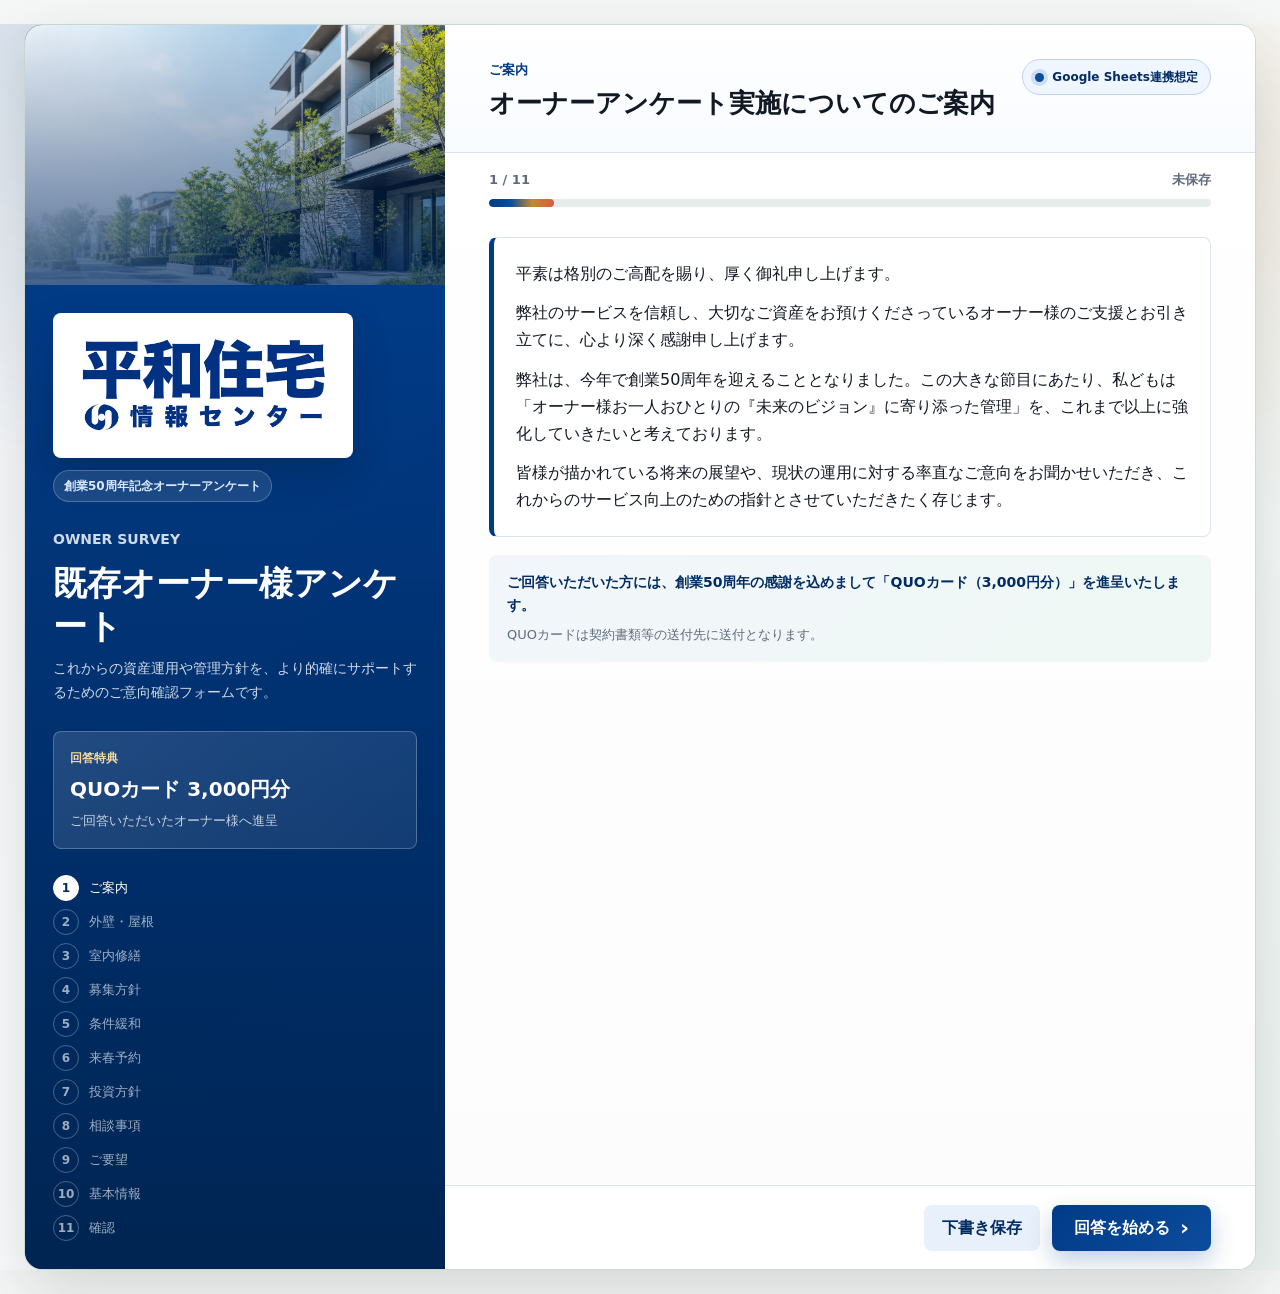
<file: existing-owner-form-mock/index.html>
<!doctype html>
<html lang="ja">
  <head>
    <meta charset="utf-8" />
    <meta name="viewport" content="width=device-width, initial-scale=1" />
    <title>創業50周年記念 既存オーナーアンケート</title>
    <link rel="stylesheet" href="./styles.css?v=20260630-1" />
  </head>
  <body>
    <div class="app-shell">
      <aside class="brand-panel" aria-label="平和住宅情報センター 既存オーナーアンケート">
        <div class="hero-image" aria-hidden="true"></div>
        <div class="brand-content">
          <div class="brand-row">
            <div class="brand-logo-card">
              <img src="./assets/heiwajuutaku-logo.jpg" alt="平和住宅情報センター" />
            </div>
            <p class="brand-sub">創業50周年記念オーナーアンケート</p>
          </div>

          <div class="title-block">
            <p class="eyebrow">OWNER SURVEY</p>
            <h1>既存オーナー様アンケート</h1>
            <p>
              これからの資産運用や管理方針を、より的確にサポートするためのご意向確認フォームです。
            </p>
          </div>

          <div class="reward-panel">
            <span class="reward-label">回答特典</span>
            <strong>QUOカード 3,000円分</strong>
            <span>ご回答いただいたオーナー様へ進呈</span>
          </div>

          <nav class="step-nav" aria-label="入力ステップ">
            <ol id="stepNav"></ol>
          </nav>
        </div>
      </aside>

      <main class="form-panel">
        <div class="topbar">
          <div>
            <p class="topbar-kicker" id="stepKicker">ご案内</p>
            <h2 id="stepTitle">オーナーアンケート実施についてのご案内</h2>
          </div>
          <div class="sync-pill" title="本番実装時はGoogleスプレッドシートに回答を蓄積します">
            <span aria-hidden="true"></span>
            Google Sheets連携想定
          </div>
        </div>

        <div class="progress-wrap" aria-label="回答進捗">
          <div class="progress-meta">
            <span id="progressText">1 / 12</span>
            <span id="saveState">未保存</span>
          </div>
          <div class="progress-track">
            <div id="progressBar" class="progress-bar"></div>
          </div>
        </div>

        <form id="surveyForm" novalidate>
          <section id="stepContent" class="step-content" aria-live="polite"></section>

          <div class="form-actions">
            <button class="icon-btn" id="backBtn" type="button" aria-label="戻る" title="戻る">
              <span aria-hidden="true">‹</span>
              <span>戻る</span>
            </button>
            <button class="secondary-btn" id="saveBtn" type="button">下書き保存</button>
            <button class="primary-btn" id="nextBtn" type="button">
              <span id="nextLabel">次へ</span>
              <span aria-hidden="true">›</span>
            </button>
          </div>
        </form>
      </main>
    </div>

    <div class="toast" id="toast" role="status" aria-live="polite"></div>

    <script src="./script.js?v=20260628-1"></script>
  </body>
</html>
</file>
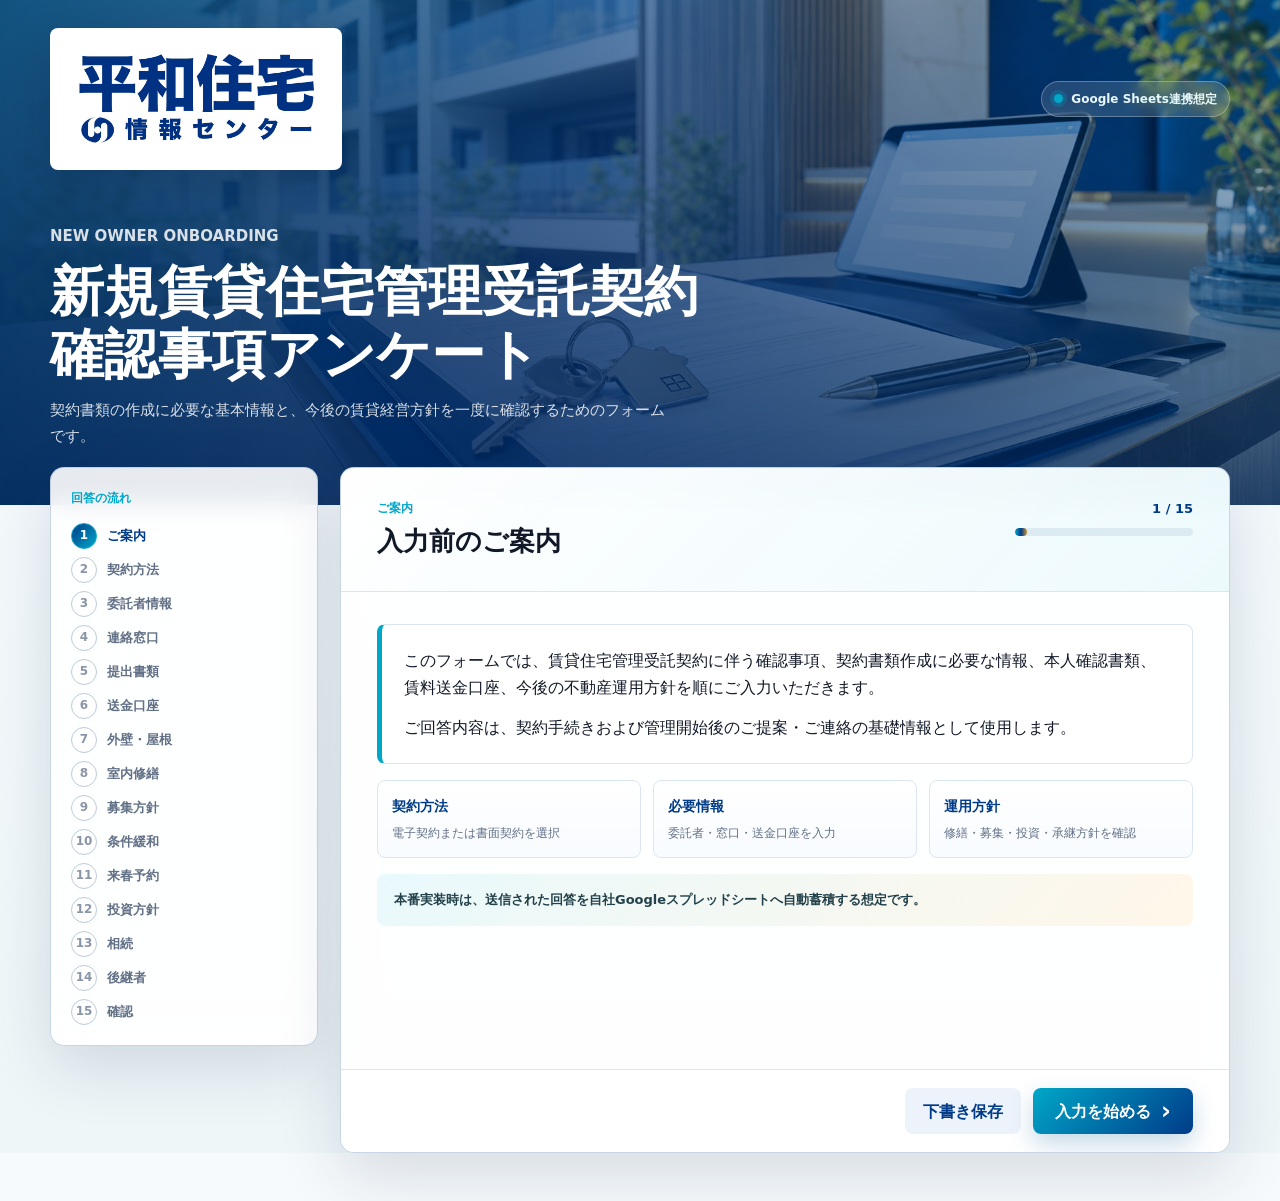
<file: new-owner-form-mock/index.html>
<!doctype html>
<html lang="ja">
  <head>
    <meta charset="utf-8" />
    <meta name="viewport" content="width=device-width, initial-scale=1" />
    <title>新規賃貸住宅管理受託契約 確認事項アンケート</title>
    <link rel="stylesheet" href="./styles.css?v=20260630-1" />
  </head>
  <body>
    <main class="app">
      <header class="hero">
        <div class="hero-media" aria-hidden="true"></div>
        <div class="hero-overlay"></div>
        <div class="hero-inner">
          <div class="brand-strip">
            <div class="logo-card">
              <img src="./assets/heiwajuutaku-logo.jpg" alt="平和住宅情報センター" />
            </div>
            <div class="sheet-badge" title="本番実装時はGoogleスプレッドシートに回答を蓄積します">
              <span aria-hidden="true"></span>
              Google Sheets連携想定
            </div>
          </div>

          <div class="hero-copy">
            <p class="eyebrow">NEW OWNER ONBOARDING</p>
            <h1>新規賃貸住宅管理受託契約<br />確認事項アンケート</h1>
            <p>
              契約書類の作成に必要な基本情報と、今後の賃貸経営方針を一度に確認するためのフォームです。
            </p>
          </div>
        </div>
      </header>

      <section class="workspace">
        <aside class="rail" aria-label="入力ステップ">
          <div class="rail-card">
            <p class="rail-kicker">回答の流れ</p>
            <ol id="stepNav"></ol>
          </div>
        </aside>

        <section class="form-stage" aria-live="polite">
          <div class="stage-head">
            <div>
              <p id="stepKicker" class="stage-kicker">ご案内</p>
              <h2 id="stepTitle">入力前のご案内</h2>
            </div>
            <div class="progress-box">
              <span id="progressText">1 / 12</span>
              <div class="progress-track">
                <div id="progressBar" class="progress-bar"></div>
              </div>
            </div>
          </div>

          <form id="surveyForm" novalidate>
            <section id="stepContent" class="step-content"></section>

            <div class="form-actions">
              <button class="ghost-btn" id="backBtn" type="button" aria-label="戻る" title="戻る">
                <span aria-hidden="true">‹</span>
                <span>戻る</span>
              </button>
              <button class="secondary-btn" id="saveBtn" type="button">下書き保存</button>
              <button class="primary-btn" id="nextBtn" type="button">
                <span id="nextLabel">次へ</span>
                <span aria-hidden="true">›</span>
              </button>
            </div>
          </form>
        </section>
      </section>
    </main>

    <div class="toast" id="toast" role="status" aria-live="polite"></div>
    <script src="./script.js?v=20260630-1"></script>
  </body>
</html>
</file>
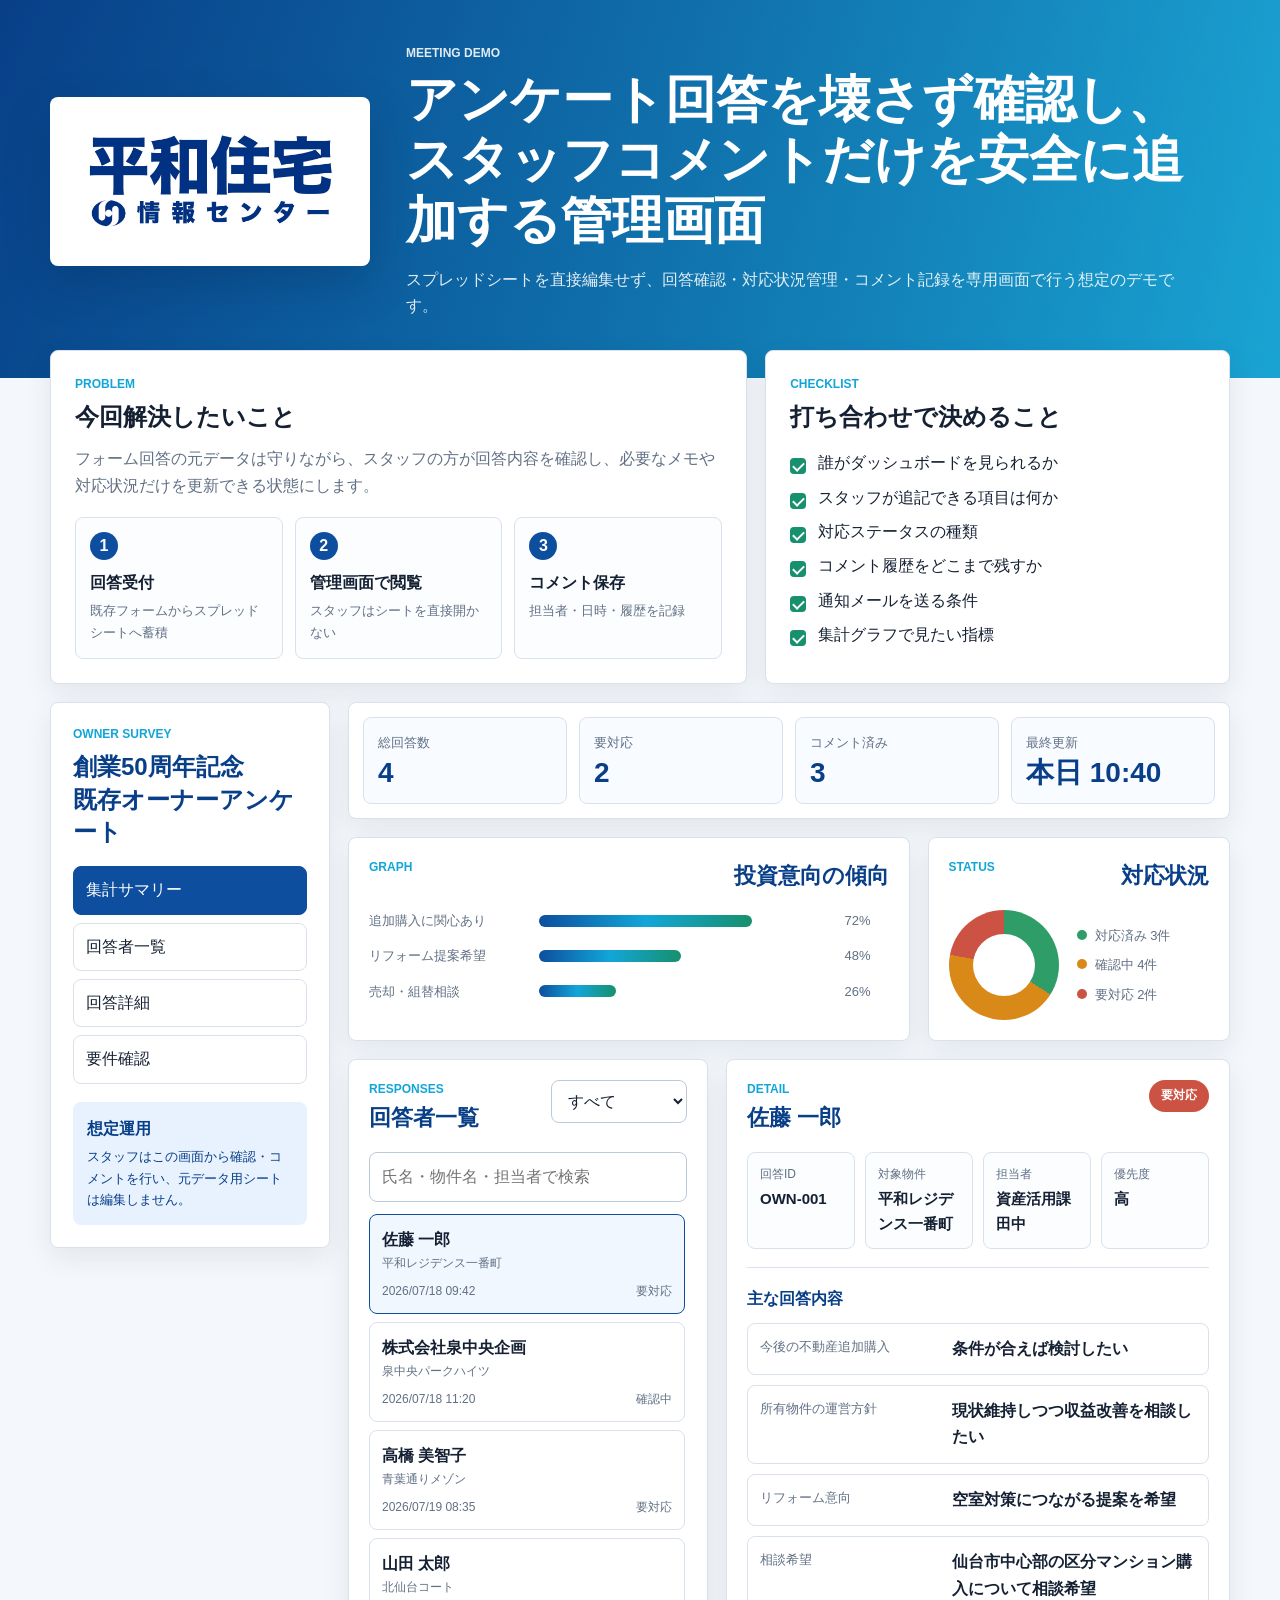
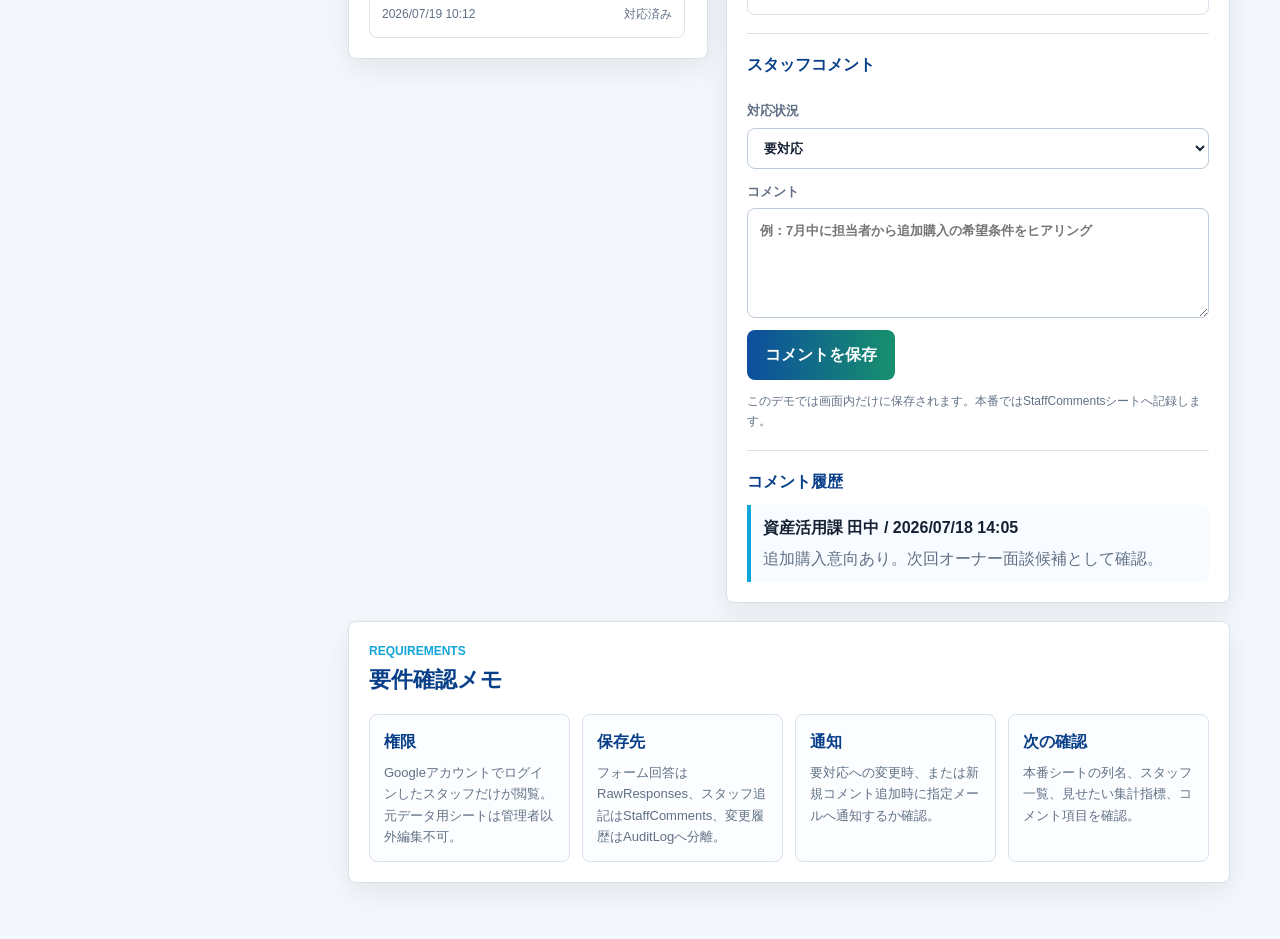
<file: owner-survey-admin-demo/index.html>
<!DOCTYPE html>
<html lang="ja">
<head>
  <meta charset="UTF-8">
  <meta name="viewport" content="width=device-width, initial-scale=1.0">
  <title>平和住宅情報センター様 アンケート管理ダッシュボード デモ</title>
  <link rel="stylesheet" href="styles.css">
</head>
<body>
  <header class="hero">
    <div class="hero-inner">
      <div class="brand-panel">
        <img src="assets/heiwajuutaku-logo.jpg" alt="平和住宅情報センター" class="brand-logo">
      </div>
      <div class="hero-copy">
        <p class="eyebrow">MEETING DEMO</p>
        <h1>アンケート回答を壊さず確認し、スタッフコメントだけを安全に追加する管理画面</h1>
        <p>
          スプレッドシートを直接編集せず、回答確認・対応状況管理・コメント記録を専用画面で行う想定のデモです。
        </p>
      </div>
    </div>
  </header>

  <main>
    <section class="meeting-grid" aria-label="打ち合わせで確認すること">
      <article class="explain-panel">
        <p class="section-kicker">PROBLEM</p>
        <h2>今回解決したいこと</h2>
        <p>
          フォーム回答の元データは守りながら、スタッフの方が回答内容を確認し、必要なメモや対応状況だけを更新できる状態にします。
        </p>
        <div class="flow">
          <div>
            <span>1</span>
            <strong>回答受付</strong>
            <small>既存フォームからスプレッドシートへ蓄積</small>
          </div>
          <div>
            <span>2</span>
            <strong>管理画面で閲覧</strong>
            <small>スタッフはシートを直接開かない</small>
          </div>
          <div>
            <span>3</span>
            <strong>コメント保存</strong>
            <small>担当者・日時・履歴を記録</small>
          </div>
        </div>
      </article>

      <article class="explain-panel">
        <p class="section-kicker">CHECKLIST</p>
        <h2>打ち合わせで決めること</h2>
        <ul class="check-list">
          <li>誰がダッシュボードを見られるか</li>
          <li>スタッフが追記できる項目は何か</li>
          <li>対応ステータスの種類</li>
          <li>コメント履歴をどこまで残すか</li>
          <li>通知メールを送る条件</li>
          <li>集計グラフで見たい指標</li>
        </ul>
      </article>
    </section>

    <section class="dashboard-shell" aria-label="アンケート管理ダッシュボード">
      <aside class="sidebar">
        <p class="section-kicker">OWNER SURVEY</p>
        <h2>創業50周年記念<br>既存オーナーアンケート</h2>
        <nav class="side-nav" aria-label="画面メニュー">
          <a href="#summary" class="active">集計サマリー</a>
          <a href="#responses">回答者一覧</a>
          <a href="#detail">回答詳細</a>
          <a href="#requirements">要件確認</a>
        </nav>
        <div class="notice-box">
          <strong>想定運用</strong>
          <p>スタッフはこの画面から確認・コメントを行い、元データ用シートは編集しません。</p>
        </div>
      </aside>

      <div class="dashboard-main">
        <section id="summary" class="summary-band">
          <div class="metric">
            <span>総回答数</span>
            <strong id="metricTotal">0</strong>
          </div>
          <div class="metric">
            <span>要対応</span>
            <strong id="metricAction">0</strong>
          </div>
          <div class="metric">
            <span>コメント済み</span>
            <strong id="metricCommented">0</strong>
          </div>
          <div class="metric">
            <span>最終更新</span>
            <strong>本日 10:40</strong>
          </div>
        </section>

        <section class="chart-grid" aria-label="集計グラフ">
          <article class="chart-panel">
            <div class="panel-heading">
              <p class="section-kicker">GRAPH</p>
              <h3>投資意向の傾向</h3>
            </div>
            <div class="bar-chart">
              <div><span>追加購入に関心あり</span><b style="width: 72%"></b><em>72%</em></div>
              <div><span>リフォーム提案希望</span><b style="width: 48%"></b><em>48%</em></div>
              <div><span>売却・組替相談</span><b style="width: 26%"></b><em>26%</em></div>
            </div>
          </article>

          <article class="chart-panel">
            <div class="panel-heading">
              <p class="section-kicker">STATUS</p>
              <h3>対応状況</h3>
            </div>
            <div class="status-donut" aria-label="対応状況グラフ">
              <div class="donut"></div>
              <ul>
                <li><span class="dot dot-green"></span>対応済み 3件</li>
                <li><span class="dot dot-amber"></span>確認中 4件</li>
                <li><span class="dot dot-red"></span>要対応 2件</li>
              </ul>
            </div>
          </article>
        </section>

        <section id="responses" class="work-area">
          <div class="list-panel">
            <div class="panel-heading">
              <div>
                <p class="section-kicker">RESPONSES</p>
                <h3>回答者一覧</h3>
              </div>
              <select id="statusFilter" aria-label="対応状況で絞り込み">
                <option value="all">すべて</option>
                <option value="要対応">要対応</option>
                <option value="確認中">確認中</option>
                <option value="対応済み">対応済み</option>
              </select>
            </div>
            <input id="searchInput" class="search" type="search" placeholder="氏名・物件名・担当者で検索">
            <div id="respondentList" class="respondent-list"></div>
          </div>

          <article id="detail" class="detail-panel">
            <div class="panel-heading detail-heading">
              <div>
                <p class="section-kicker">DETAIL</p>
                <h3 id="detailName">回答詳細</h3>
              </div>
              <span id="detailStatus" class="status-chip">確認中</span>
            </div>

            <div class="detail-meta" id="detailMeta"></div>

            <div class="answer-section">
              <h4>主な回答内容</h4>
              <div id="answerList" class="answer-list"></div>
            </div>

            <div class="comment-box">
              <h4>スタッフコメント</h4>
              <label>
                対応状況
                <select id="commentStatus">
                  <option>要対応</option>
                  <option>確認中</option>
                  <option>対応済み</option>
                  <option>保留</option>
                </select>
              </label>
              <label>
                コメント
                <textarea id="commentText" rows="4" placeholder="例：7月中に担当者から追加購入の希望条件をヒアリング"></textarea>
              </label>
              <button id="saveComment" type="button">コメントを保存</button>
              <p class="save-note">このデモでは画面内だけに保存されます。本番ではStaffCommentsシートへ記録します。</p>
            </div>

            <div class="history-section">
              <h4>コメント履歴</h4>
              <div id="historyList" class="history-list"></div>
            </div>
          </article>
        </section>

        <section id="requirements" class="requirements-panel">
          <div class="panel-heading">
            <div>
              <p class="section-kicker">REQUIREMENTS</p>
              <h3>要件確認メモ</h3>
            </div>
          </div>
          <div class="requirements-grid">
            <div>
              <h4>権限</h4>
              <p>Googleアカウントでログインしたスタッフだけが閲覧。元データ用シートは管理者以外編集不可。</p>
            </div>
            <div>
              <h4>保存先</h4>
              <p>フォーム回答はRawResponses、スタッフ追記はStaffComments、変更履歴はAuditLogへ分離。</p>
            </div>
            <div>
              <h4>通知</h4>
              <p>要対応への変更時、または新規コメント追加時に指定メールへ通知するか確認。</p>
            </div>
            <div>
              <h4>次の確認</h4>
              <p>本番シートの列名、スタッフ一覧、見せたい集計指標、コメント項目を確認。</p>
            </div>
          </div>
        </section>
      </div>
    </section>
  </main>

  <script src="script.js"></script>
</body>
</html>
</file>
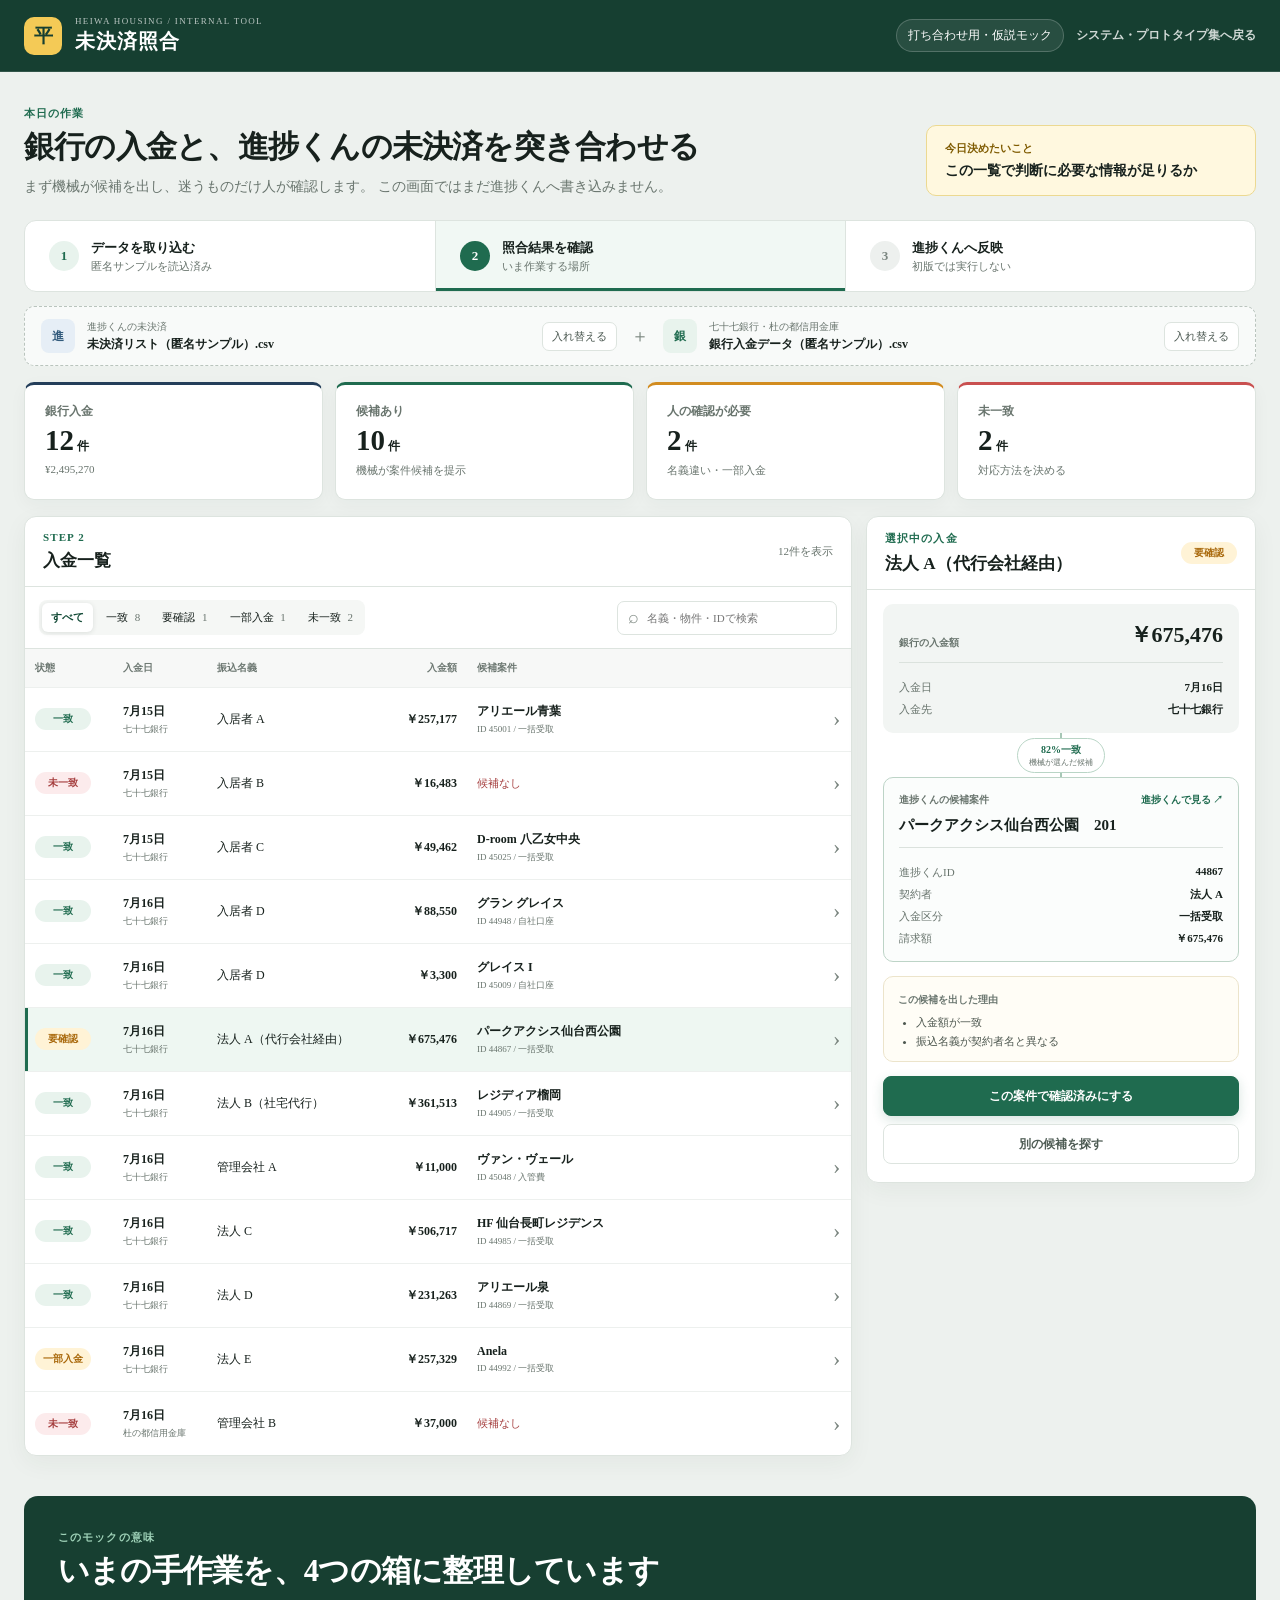
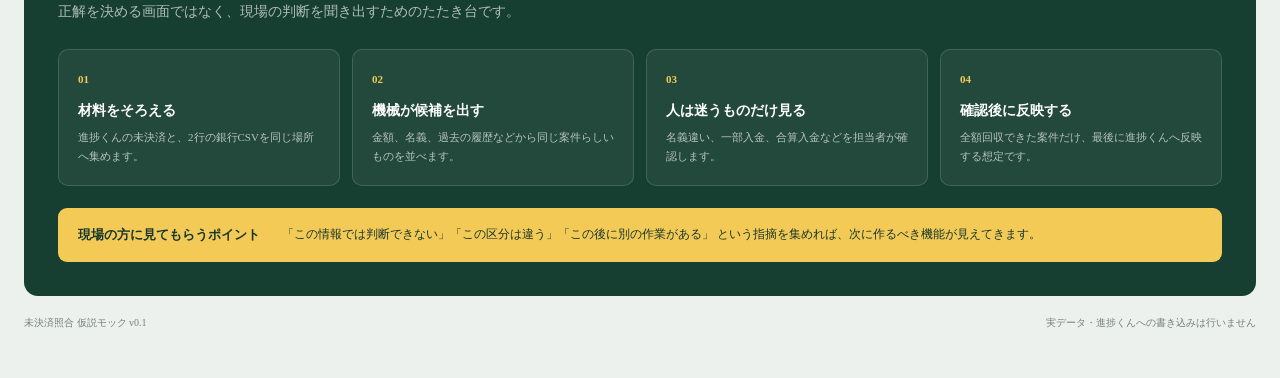
<file: payment-reconciliation-mock/index.html>
<!doctype html>
<html lang="ja">
  <head>
    <meta charset="utf-8" />
    <meta name="viewport" content="width=device-width, initial-scale=1" />
    <meta
      name="description"
      content="銀行入金と進捗くんの未決済データを照合する打ち合わせ用モック"
    />
    <title>未決済照合｜平和住宅情報センター モック</title>
    <link rel="stylesheet" href="./styles.css?v=20260720-1" />
  </head>
  <body>
    <main class="app-shell">
      <div class="toast" id="toast" role="status" hidden>
        <span id="toastMessage"></span>
        <button type="button" id="toastClose" aria-label="通知を閉じる">×</button>
      </div>

      <header class="topbar">
        <div class="brand">
          <span class="brand-mark">平</span>
          <div>
            <p class="eyebrow">HEIWA HOUSING / INTERNAL TOOL</p>
            <h1>未決済照合</h1>
          </div>
        </div>
        <div class="topbar-actions">
          <span class="prototype-badge">打ち合わせ用・仮説モック</span>
          <a class="back-link" href="../">システム・プロトタイプ集へ戻る</a>
        </div>
      </header>

      <section class="intro">
        <div>
          <p class="section-kicker">本日の作業</p>
          <h2>銀行の入金と、進捗くんの未決済を突き合わせる</h2>
          <p>
            まず機械が候補を出し、迷うものだけ人が確認します。
            この画面ではまだ進捗くんへ書き込みません。
          </p>
        </div>
        <div class="today-note">
          <span class="today-note-label">今日決めたいこと</span>
          <strong>この一覧で判断に必要な情報が足りるか</strong>
        </div>
      </section>

      <nav class="stepper" aria-label="照合の流れ">
        <div class="step is-complete">
          <span>1</span>
          <div>
            <strong>データを取り込む</strong>
            <small>匿名サンプルを読込済み</small>
          </div>
        </div>
        <div class="step is-current">
          <span>2</span>
          <div>
            <strong>照合結果を確認</strong>
            <small>いま作業する場所</small>
          </div>
        </div>
        <div class="step">
          <span>3</span>
          <div>
            <strong>進捗くんへ反映</strong>
            <small>初版では実行しない</small>
          </div>
        </div>
      </nav>

      <section class="source-strip" aria-label="取込データ">
        <div class="source-file">
          <span class="source-icon source-icon-blue">進</span>
          <div>
            <small>進捗くんの未決済</small>
            <strong id="shinchokuFile">未決済リスト（匿名サンプル）.csv</strong>
          </div>
          <label>
            入れ替える
            <input id="shinchokuInput" type="file" accept=".csv,.xlsx,.xlsm" />
          </label>
        </div>
        <span class="plus">＋</span>
        <div class="source-file">
          <span class="source-icon source-icon-green">銀</span>
          <div>
            <small>七十七銀行・杜の都信用金庫</small>
            <strong id="bankFile">銀行入金データ（匿名サンプル）.csv</strong>
          </div>
          <label>
            入れ替える
            <input id="bankInput" type="file" accept=".csv" />
          </label>
        </div>
      </section>

      <section class="summary-grid" aria-label="照合結果サマリー">
        <article class="summary-card">
          <span>銀行入金</span>
          <strong>12<small>件</small></strong>
          <p>¥2,495,270</p>
        </article>
        <article class="summary-card summary-green">
          <span>候補あり</span>
          <strong id="candidateCount">10<small>件</small></strong>
          <p>機械が案件候補を提示</p>
        </article>
        <article class="summary-card summary-amber">
          <span>人の確認が必要</span>
          <strong id="reviewCount">2<small>件</small></strong>
          <p>名義違い・一部入金</p>
        </article>
        <article class="summary-card summary-red">
          <span>未一致</span>
          <strong id="unmatchedCount">2<small>件</small></strong>
          <p>対応方法を決める</p>
        </article>
      </section>

      <section class="workspace">
        <div class="list-panel">
          <div class="panel-heading">
            <div>
              <p class="section-kicker">STEP 2</p>
              <h3>入金一覧</h3>
            </div>
            <span id="visibleCount">12件を表示</span>
          </div>

          <div class="filters">
            <div class="filter-tabs" role="group" aria-label="状態で絞り込む">
              <button type="button" class="active" data-filter="すべて">すべて</button>
              <button type="button" data-filter="一致">一致 <span>8</span></button>
              <button type="button" data-filter="要確認">要確認 <span>1</span></button>
              <button type="button" data-filter="一部入金">一部入金 <span>1</span></button>
              <button type="button" data-filter="未一致">未一致 <span>2</span></button>
            </div>
            <label class="search-box">
              <span aria-hidden="true">⌕</span>
              <input id="searchInput" placeholder="名義・物件・IDで検索" />
            </label>
          </div>

          <div class="table-wrap">
            <table>
              <thead>
                <tr>
                  <th>状態</th>
                  <th>入金日</th>
                  <th>振込名義</th>
                  <th>入金額</th>
                  <th>候補案件</th>
                  <th aria-label="詳細"></th>
                </tr>
              </thead>
              <tbody id="paymentRows"></tbody>
            </table>
            <div class="empty-state" id="emptyState" hidden>
              条件に合う入金がありません。
            </div>
          </div>
        </div>

        <aside class="detail-panel" id="detailPanel" aria-label="選択した入金の詳細"></aside>
      </section>

      <section class="guide" id="guide">
        <div class="guide-title">
          <p class="section-kicker">このモックの意味</p>
          <h2>いまの手作業を、4つの箱に整理しています</h2>
          <p>正解を決める画面ではなく、現場の判断を聞き出すためのたたき台です。</p>
        </div>
        <div class="guide-grid">
          <article>
            <span>01</span>
            <h3>材料をそろえる</h3>
            <p>進捗くんの未決済と、2行の銀行CSVを同じ場所へ集めます。</p>
          </article>
          <article>
            <span>02</span>
            <h3>機械が候補を出す</h3>
            <p>金額、名義、過去の履歴などから同じ案件らしいものを並べます。</p>
          </article>
          <article>
            <span>03</span>
            <h3>人は迷うものだけ見る</h3>
            <p>名義違い、一部入金、合算入金などを担当者が確認します。</p>
          </article>
          <article>
            <span>04</span>
            <h3>確認後に反映する</h3>
            <p>全額回収できた案件だけ、最後に進捗くんへ反映する想定です。</p>
          </article>
        </div>
        <div class="question-box">
          <strong>現場の方に見てもらうポイント</strong>
          <p>
            「この情報では判断できない」「この区分は違う」「この後に別の作業がある」
            という指摘を集めれば、次に作るべき機能が見えてきます。
          </p>
        </div>
      </section>

      <footer>
        <span>未決済照合 仮説モック v0.1</span>
        <span>実データ・進捗くんへの書き込みは行いません</span>
      </footer>
    </main>
    <script src="./script.js?v=20260720-1"></script>
  </body>
</html>
</file>
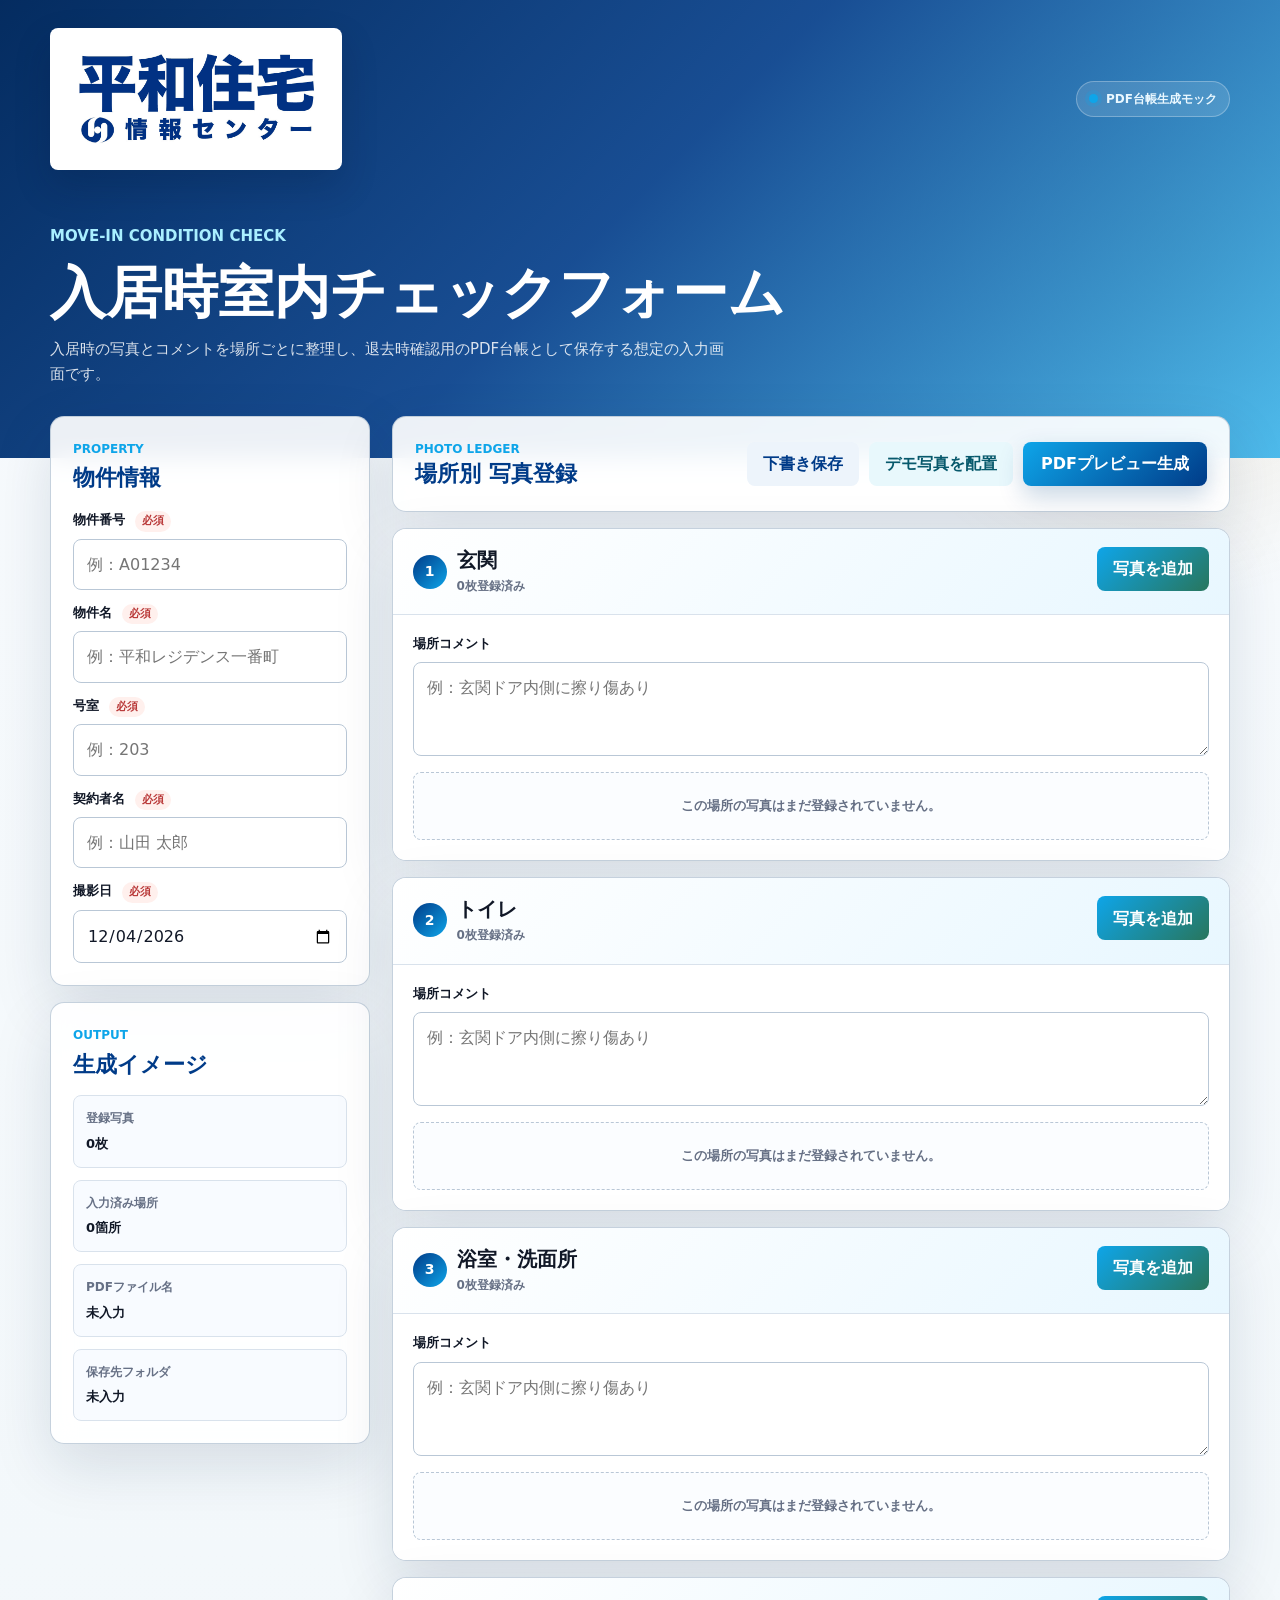
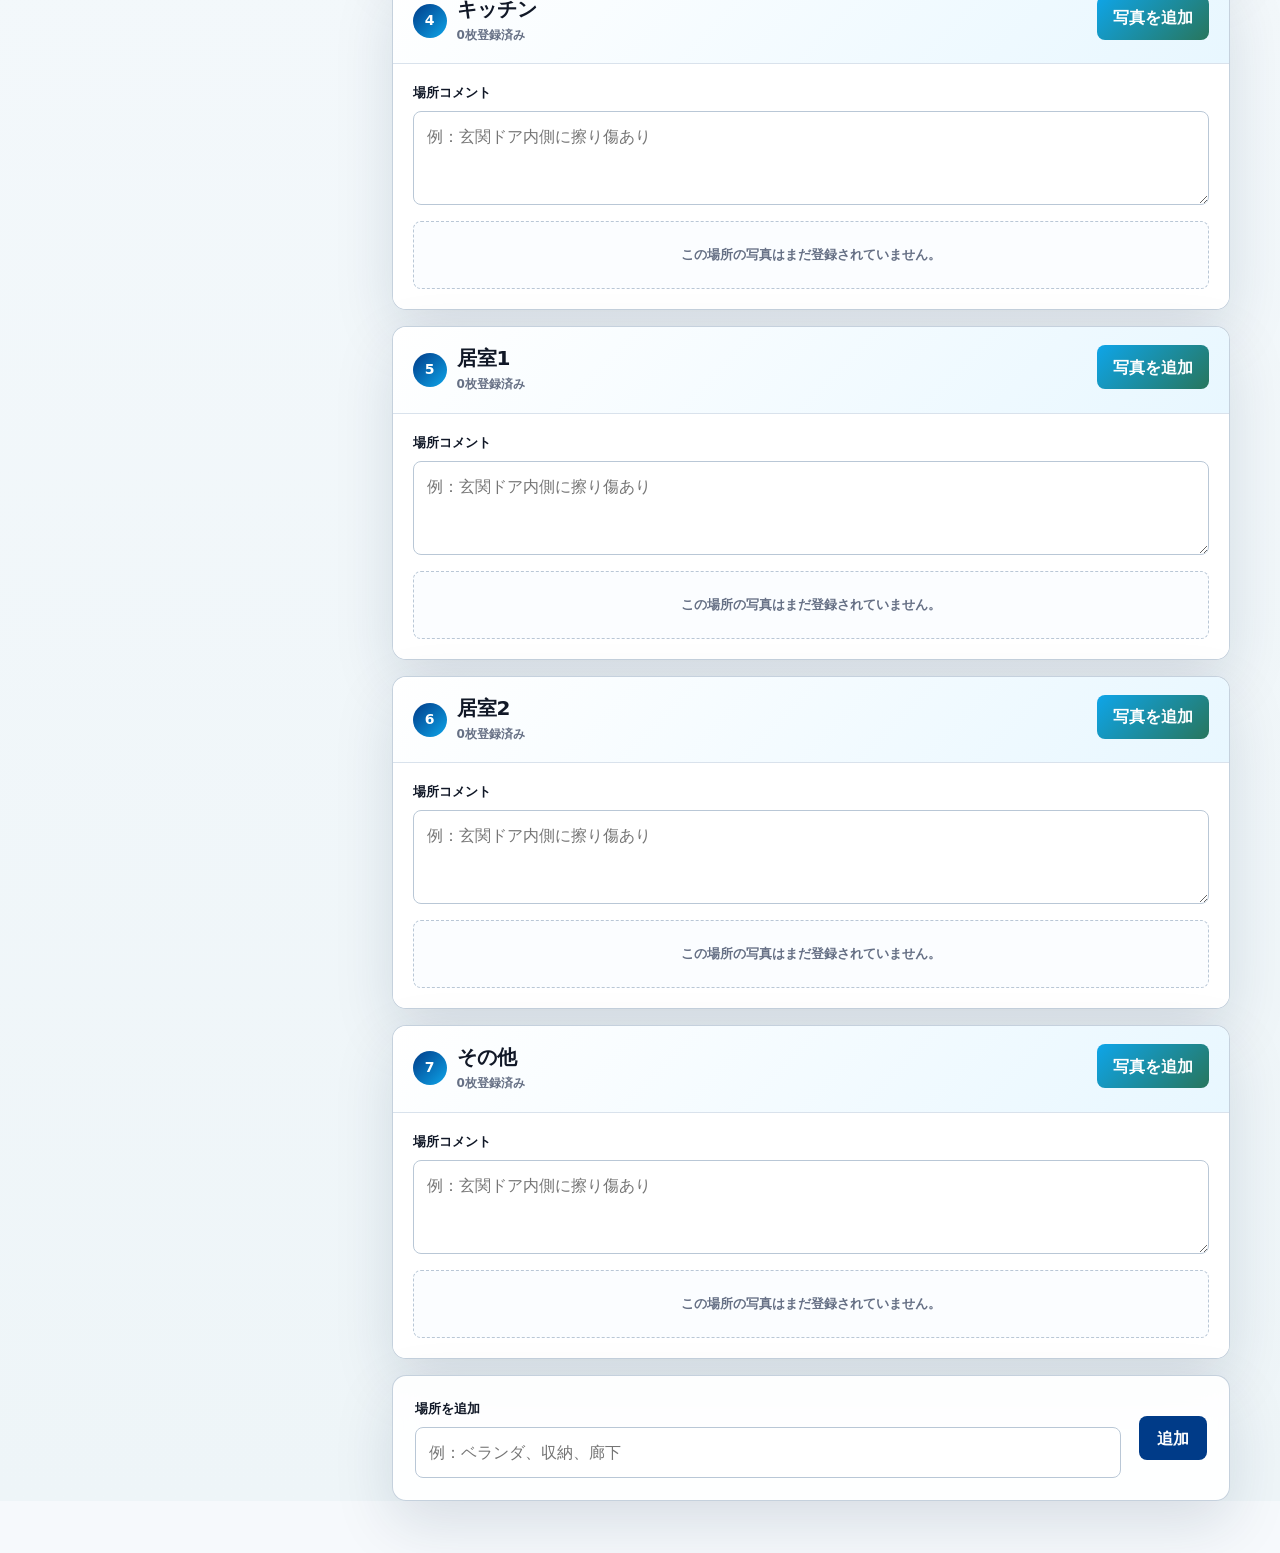
<file: room-check-form-mock/index.html>
<!doctype html>
<html lang="ja">
  <head>
    <meta charset="utf-8" />
    <meta name="viewport" content="width=device-width, initial-scale=1" />
    <title>入居時室内チェックフォーム</title>
    <link rel="stylesheet" href="./styles.css?v=20260701-1" />
  </head>
  <body>
    <main class="app">
      <header class="hero">
        <div class="hero-inner">
          <div class="brand-row">
            <div class="logo-card">
              <img src="./assets/heiwajuutaku-logo.jpg" alt="平和住宅情報センター" />
            </div>
            <div class="status-pill">
              <span aria-hidden="true"></span>
              PDF台帳生成モック
            </div>
          </div>

          <section class="hero-copy">
            <p class="eyebrow">MOVE-IN CONDITION CHECK</p>
            <h1>入居時室内チェックフォーム</h1>
            <p>入居時の写真とコメントを場所ごとに整理し、退去時確認用のPDF台帳として保存する想定の入力画面です。</p>
          </section>
        </div>
      </header>

      <section class="workspace">
        <aside class="side-panel">
          <section class="card property-card">
            <div class="section-head">
              <p class="kicker">PROPERTY</p>
              <h2>物件情報</h2>
            </div>

            <form id="metaForm" class="meta-form" novalidate>
              <label class="input-field">
                <span>物件番号 <b>必須</b></span>
                <input name="propertyNo" type="text" placeholder="例：A01234" />
              </label>
              <label class="input-field">
                <span>物件名 <b>必須</b></span>
                <input name="propertyName" type="text" placeholder="例：平和レジデンス一番町" />
              </label>
              <label class="input-field short">
                <span>号室 <b>必須</b></span>
                <input name="roomNo" type="text" placeholder="例：203" />
              </label>
              <label class="input-field">
                <span>契約者名 <b>必須</b></span>
                <input name="tenantName" type="text" placeholder="例：山田 太郎" />
              </label>
              <label class="input-field short">
                <span>撮影日 <b>必須</b></span>
                <input name="shootDate" type="date" />
              </label>
            </form>
          </section>

          <section class="card summary-card">
            <div class="section-head">
              <p class="kicker">OUTPUT</p>
              <h2>生成イメージ</h2>
            </div>
            <dl class="summary-list">
              <div>
                <dt>登録写真</dt>
                <dd id="totalPhotos">0枚</dd>
              </div>
              <div>
                <dt>入力済み場所</dt>
                <dd id="filledPlaces">0箇所</dd>
              </div>
              <div>
                <dt>PDFファイル名</dt>
                <dd id="pdfName">未入力</dd>
              </div>
              <div>
                <dt>保存先フォルダ</dt>
                <dd id="folderName">未入力</dd>
              </div>
            </dl>
          </section>
        </aside>

        <section class="main-panel">
          <div class="toolbar card">
            <div>
              <p class="kicker">PHOTO LEDGER</p>
              <h2>場所別 写真登録</h2>
            </div>
            <div class="toolbar-actions">
              <button class="secondary-btn" id="saveDraftBtn" type="button">下書き保存</button>
              <button class="secondary-btn accent-btn" id="demoBtn" type="button">デモ写真を配置</button>
              <button class="primary-btn" id="generateBtn" type="button">PDFプレビュー生成</button>
            </div>
          </div>

          <section id="placeList" class="place-list" aria-live="polite"></section>

          <section class="add-place card">
            <label class="input-field inline">
              <span>場所を追加</span>
              <input id="customPlaceInput" type="text" placeholder="例：ベランダ、収納、廊下" />
            </label>
            <button class="add-btn" id="addPlaceBtn" type="button">追加</button>
          </section>

          <section id="reportPanel" class="report-panel card is-hidden">
            <div class="report-head">
              <div>
                <p class="kicker">PDF PREVIEW</p>
                <h2>生成されるPDF台帳のイメージ</h2>
              </div>
              <button class="secondary-btn" id="printBtn" type="button">印刷/保存</button>
            </div>
            <div id="reportContent" class="report-content"></div>
          </section>
        </section>
      </section>
    </main>

    <div id="toast" class="toast" role="status" aria-live="polite"></div>
    <script src="./script.js?v=20260701-1"></script>
  </body>
</html>
</file>
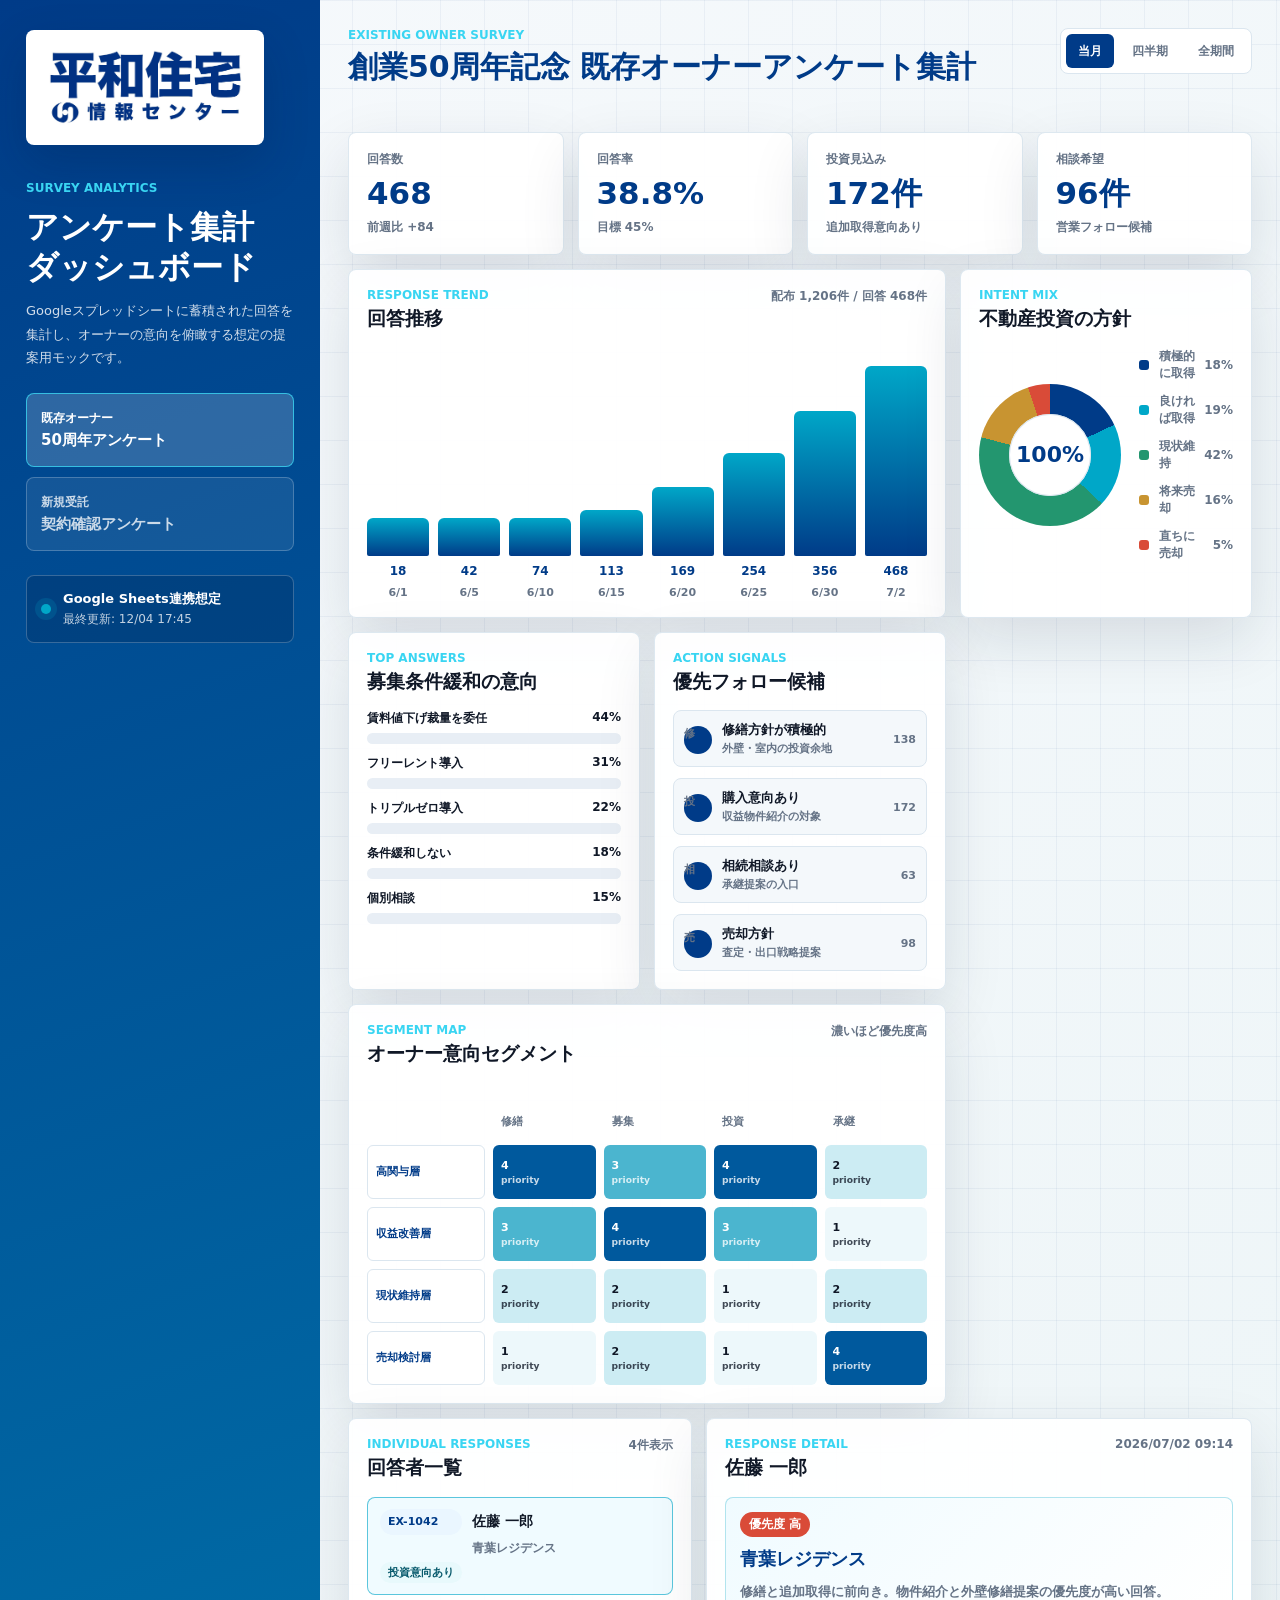
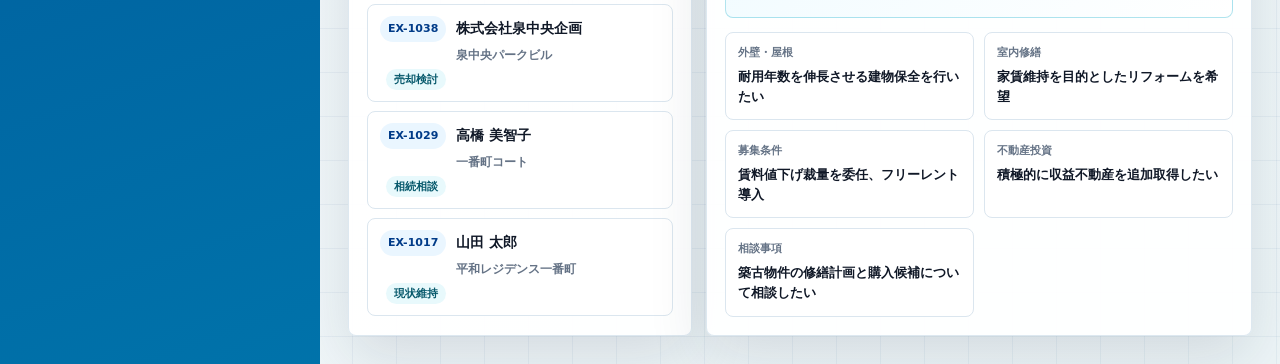
<file: survey-dashboard-mock/index.html>
<!doctype html>
<html lang="ja">
  <head>
    <meta charset="utf-8" />
    <meta name="viewport" content="width=device-width, initial-scale=1" />
    <title>平和住宅情報センター アンケート集計ダッシュボード</title>
    <link rel="stylesheet" href="./styles.css?v=20260702-2" />
  </head>
  <body>
    <main class="dashboard-shell">
      <aside class="side">
        <div class="logo-card">
          <img src="./assets/heiwajuutaku-logo.jpg" alt="平和住宅情報センター" />
        </div>

        <div class="side-copy">
          <p class="eyebrow">SURVEY ANALYTICS</p>
          <h1>アンケート集計<br />ダッシュボード</h1>
          <p>Googleスプレッドシートに蓄積された回答を集計し、オーナーの意向を俯瞰する想定の提案用モックです。</p>
        </div>

        <nav class="survey-tabs" aria-label="集計対象">
          <button class="tab is-active" type="button" data-dashboard="existing">
            <span>既存オーナー</span>
            <strong>50周年アンケート</strong>
          </button>
          <button class="tab" type="button" data-dashboard="new">
            <span>新規受託</span>
            <strong>契約確認アンケート</strong>
          </button>
        </nav>

        <div class="sync-card">
          <span class="pulse" aria-hidden="true"></span>
          <div>
            <strong>Google Sheets連携想定</strong>
            <p>最終更新: <span id="updatedAt"></span></p>
          </div>
        </div>
      </aside>

      <section class="main">
        <header class="topbar">
          <div>
            <p id="dashboardKicker" class="eyebrow">OWNER SURVEY</p>
            <h2 id="dashboardTitle"></h2>
          </div>
          <div class="toolbar">
            <button class="tool-btn is-active" type="button">当月</button>
            <button class="tool-btn" type="button">四半期</button>
            <button class="tool-btn" type="button">全期間</button>
          </div>
        </header>

        <section id="kpiGrid" class="kpi-grid" aria-label="主要指標"></section>

        <section class="analytics-grid">
          <article class="panel large">
            <div class="panel-head">
              <div>
                <p class="panel-kicker">RESPONSE TREND</p>
                <h3>回答推移</h3>
              </div>
              <span id="trendNote" class="panel-note"></span>
            </div>
            <div id="trendChart" class="trend-chart"></div>
          </article>

          <article class="panel">
            <div class="panel-head">
              <div>
                <p class="panel-kicker">INTENT MIX</p>
                <h3 id="donutTitle"></h3>
              </div>
            </div>
            <div id="donutChart" class="donut-layout"></div>
          </article>

          <article class="panel">
            <div class="panel-head">
              <div>
                <p class="panel-kicker">TOP ANSWERS</p>
                <h3 id="barTitle"></h3>
              </div>
            </div>
            <div id="barChart" class="bar-list"></div>
          </article>

          <article class="panel">
            <div class="panel-head">
              <div>
                <p class="panel-kicker">ACTION SIGNALS</p>
                <h3 id="signalTitle"></h3>
              </div>
            </div>
            <div id="signalList" class="signal-list"></div>
          </article>

          <article class="panel large">
            <div class="panel-head">
              <div>
                <p class="panel-kicker">SEGMENT MAP</p>
                <h3 id="matrixTitle"></h3>
              </div>
              <span class="panel-note">濃いほど優先度高</span>
            </div>
            <div id="matrixChart" class="matrix"></div>
          </article>
        </section>

        <section class="respondent-workspace" aria-label="個別回答">
          <article class="panel respondent-list-panel">
            <div class="panel-head">
              <div>
                <p class="panel-kicker">INDIVIDUAL RESPONSES</p>
                <h3>回答者一覧</h3>
              </div>
              <span id="respondentCount" class="panel-note"></span>
            </div>
            <div id="respondentList" class="respondent-list"></div>
          </article>

          <article class="panel respondent-detail-panel">
            <div class="panel-head">
              <div>
                <p class="panel-kicker">RESPONSE DETAIL</p>
                <h3 id="respondentDetailTitle">回答詳細</h3>
              </div>
              <span id="respondentDetailMeta" class="panel-note"></span>
            </div>
            <div id="respondentDetail" class="respondent-detail"></div>
          </article>
        </section>
      </section>
    </main>

    <script src="./script.js?v=20260702-2"></script>
  </body>
</html>
</file>
<file: existing-owner-form-mock/styles.css>
:root {
  --ink: #121824;
  --muted: #5f6b7c;
  --subtle: #8792a3;
  --paper: #fbfcfb;
  --panel: #ffffff;
  --line: #dce3ec;
  --line-strong: #b6c3d2;
  --wash: #f2f6fb;
  --mist: #edf4fb;
  --brand: #003b88;
  --brand-deep: #002b63;
  --green: #26745a;
  --blue: #0b4c9c;
  --coral: #d85b40;
  --gold: #c28a2e;
  --danger: #b93838;
  --shadow: 0 24px 70px rgba(22, 39, 34, 0.16);
  --radius: 8px;
  --control: 48px;
}

* {
  box-sizing: border-box;
}

html {
  min-height: 100%;
  background: #f6f8f7;
}

body {
  min-height: 100vh;
  margin: 0;
  color: var(--ink);
  background:
    radial-gradient(circle at 8% 0%, rgba(0, 59, 136, 0.14), transparent 28rem),
    radial-gradient(circle at 92% 12%, rgba(194, 138, 46, 0.12), transparent 22rem),
    linear-gradient(135deg, #f6f8fb 0%, #fbfcfd 48%, #eef5f2 100%);
  font-family:
    "Yu Gothic",
    "YuGothic",
    "Hiragino Kaku Gothic ProN",
    "Meiryo",
    system-ui,
    sans-serif;
  line-height: 1.7;
}

button,
input,
textarea {
  font: inherit;
}

button {
  cursor: pointer;
}

.app-shell {
  width: min(1440px, calc(100% - 48px));
  min-height: calc(100vh - 48px);
  margin: 24px auto;
  display: grid;
  grid-template-columns: minmax(330px, 420px) minmax(0, 1fr);
  background: rgba(255, 255, 255, 0.72);
  border: 1px solid rgba(184, 201, 194, 0.72);
  border-radius: 18px;
  box-shadow: var(--shadow);
  overflow: hidden;
}

.brand-panel {
  position: relative;
  min-height: 720px;
  display: grid;
  grid-template-rows: 260px 1fr;
  background: var(--brand-deep);
  color: #fff;
}

.hero-image {
  background:
    linear-gradient(180deg, rgba(0, 43, 99, 0.02), rgba(0, 43, 99, 0.72)),
    url("./assets/owner-form-hero.png") center / cover;
}

.brand-content {
  padding: 28px;
  display: flex;
  flex-direction: column;
  gap: 26px;
  background:
    linear-gradient(180deg, rgba(0, 59, 136, 0.97), rgba(0, 36, 82, 0.99)),
    linear-gradient(135deg, rgba(194, 138, 46, 0.2), transparent);
}

.brand-row {
  display: grid;
  gap: 12px;
}

.brand-logo-card {
  width: min(100%, 300px);
  padding: 12px 14px;
  background: #fff;
  border-radius: 8px;
  box-shadow: 0 16px 36px rgba(0, 20, 46, 0.22);
}

.brand-logo-card img {
  display: block;
  width: 100%;
  height: auto;
}

.brand-sub,
.eyebrow,
.topbar-kicker,
.step-caption,
.reward-label {
  margin: 0;
}

.brand-sub {
  width: fit-content;
  padding: 5px 10px;
  border: 1px solid rgba(255, 255, 255, 0.22);
  border-radius: 999px;
  color: #d9e8ff;
  background: rgba(255, 255, 255, 0.1);
  font-size: 12px;
  font-weight: 800;
}

.title-block {
  display: grid;
  gap: 10px;
}

.eyebrow {
  color: #bfd7ff;
  font-size: 12px;
  font-weight: 800;
}

.title-block h1 {
  margin: 0;
  font-size: 34px;
  line-height: 1.25;
  letter-spacing: 0;
}

.title-block p {
  margin: 0;
  color: rgba(255, 255, 255, 0.82);
  font-size: 14px;
}

.reward-panel {
  display: grid;
  gap: 4px;
  padding: 16px;
  border: 1px solid rgba(255, 255, 255, 0.24);
  border-radius: var(--radius);
  background: linear-gradient(135deg, rgba(255, 255, 255, 0.13), rgba(255, 255, 255, 0.07));
}

.reward-label {
  color: #f7d99a;
  font-size: 12px;
  font-weight: 800;
}

.reward-panel strong {
  font-size: 20px;
}

.reward-panel span:last-child {
  color: rgba(255, 255, 255, 0.76);
  font-size: 13px;
}

.step-nav {
  margin-top: auto;
}

.step-nav ol {
  display: grid;
  gap: 8px;
  margin: 0;
  padding: 0;
  list-style: none;
}

.step-nav li {
  display: grid;
  grid-template-columns: 26px minmax(0, 1fr);
  gap: 10px;
  align-items: center;
  color: rgba(255, 255, 255, 0.62);
  font-size: 13px;
}

.step-nav li.is-active,
.step-nav li.is-complete {
  color: #fff;
}

.step-dot {
  width: 26px;
  height: 26px;
  border-radius: 50%;
  display: grid;
  place-items: center;
  border: 1px solid rgba(255, 255, 255, 0.28);
  font-size: 12px;
  font-weight: 800;
}

.step-nav li.is-active .step-dot {
  color: var(--brand-deep);
  background: #fff;
  border-color: #fff;
}

.step-nav li.is-complete .step-dot {
  background: var(--green);
  border-color: var(--green);
}

.form-panel {
  display: flex;
  flex-direction: column;
  min-width: 0;
  background:
    linear-gradient(180deg, rgba(255, 255, 255, 0.96), rgba(251, 252, 251, 0.96)),
    var(--paper);
}

.topbar {
  min-height: 128px;
  padding: 34px 44px 20px;
  display: flex;
  align-items: flex-start;
  justify-content: space-between;
  gap: 24px;
  border-bottom: 1px solid var(--line);
  background: linear-gradient(180deg, rgba(255, 255, 255, 0.98), rgba(248, 251, 255, 0.96));
}

.topbar-kicker {
  color: var(--brand);
  font-size: 13px;
  font-weight: 800;
}

.topbar h2 {
  margin: 5px 0 0;
  font-size: 26px;
  line-height: 1.35;
  letter-spacing: 0;
}

.sync-pill {
  min-height: 36px;
  display: inline-flex;
  align-items: center;
  gap: 8px;
  padding: 7px 12px;
  border: 1px solid #bfd3ef;
  border-radius: 999px;
  color: var(--brand-deep);
  background: #f0f6ff;
  font-size: 12px;
  font-weight: 800;
  white-space: nowrap;
}

.sync-pill span {
  width: 9px;
  height: 9px;
  border-radius: 50%;
  background: var(--blue);
  box-shadow: 0 0 0 4px rgba(11, 76, 156, 0.14);
}

.progress-wrap {
  padding: 16px 44px 0;
}

.progress-meta {
  display: flex;
  justify-content: space-between;
  gap: 16px;
  color: var(--muted);
  font-size: 13px;
  font-weight: 700;
}

.progress-track {
  height: 8px;
  margin-top: 8px;
  border-radius: 999px;
  background: #e5ece9;
  overflow: hidden;
}

.progress-bar {
  width: 0%;
  height: 100%;
  border-radius: inherit;
  background: linear-gradient(90deg, var(--brand), var(--blue), var(--gold), var(--coral));
  transition: width 180ms ease;
}

#surveyForm {
  flex: 1;
  display: flex;
  flex-direction: column;
  min-height: 0;
}

.step-content {
  flex: 1;
  padding: 30px 44px;
  overflow: auto;
}

.intro-copy {
  display: grid;
  gap: 18px;
  max-width: 780px;
}

.lead-box {
  padding: 22px;
  border: 1px solid var(--line);
  border-left: 5px solid var(--brand);
  border-radius: var(--radius);
  background: #fff;
}

.lead-box p {
  margin: 0 0 12px;
}

.lead-box p:last-child {
  margin-bottom: 0;
}

.note-box {
  display: grid;
  gap: 6px;
  padding: 16px 18px;
  border-radius: var(--radius);
  background: linear-gradient(135deg, #f2f6fb, #eff8f4);
  color: var(--brand-deep);
}

.note-box strong {
  font-size: 14px;
}

.note-box span {
  color: var(--muted);
  font-size: 13px;
}

.field-group {
  display: grid;
  gap: 14px;
}

.field-group + .field-group {
  margin-top: 26px;
}

.field-head {
  display: grid;
  gap: 6px;
}

.field-label {
  display: flex;
  align-items: center;
  gap: 9px;
  margin: 0;
  font-size: 20px;
  line-height: 1.45;
  font-weight: 800;
}

.required {
  display: inline-flex;
  align-items: center;
  min-height: 22px;
  padding: 2px 8px;
  border-radius: 999px;
  background: #fdebe7;
  color: var(--coral);
  font-size: 12px;
  font-weight: 800;
}

.field-help {
  margin: 0;
  color: var(--muted);
  font-size: 14px;
}

.option-grid {
  display: grid;
  gap: 12px;
}

.option-card {
  min-height: 58px;
  display: grid;
  grid-template-columns: 28px minmax(0, 1fr);
  gap: 12px;
  align-items: start;
  padding: 15px 16px;
  border: 1px solid var(--line);
  border-radius: var(--radius);
  background: #fff;
  transition:
    border-color 140ms ease,
    background 140ms ease,
    transform 140ms ease;
}

.option-card:hover {
  border-color: var(--line-strong);
  background: #fcfefd;
}

.option-card:has(input:checked) {
  border-color: var(--brand);
  background: #f0f6ff;
}

.inline-discretion-field {
  margin-top: -6px;
  padding: 16px;
  border: 1px solid var(--line);
  border-top: 0;
  border-radius: 0 0 var(--radius) var(--radius);
  background: #f8fbff;
}

.option-card:has(input:checked) + .inline-discretion-field {
  border-color: var(--brand);
}

.option-card:has(input:focus-visible),
.text-control:focus,
.textarea-control:focus {
  outline: 3px solid rgba(18, 107, 95, 0.18);
  outline-offset: 2px;
}

.option-card input {
  appearance: none;
  width: 24px;
  height: 24px;
  margin: 2px 0 0;
  border: 2px solid #9fb3ab;
  background: #fff;
}

.option-card input[type="radio"] {
  border-radius: 50%;
}

.option-card input[type="checkbox"] {
  border-radius: 6px;
}

.option-card input:checked {
  border-color: var(--brand);
  background: var(--brand);
  box-shadow: inset 0 0 0 5px #fff;
}

.option-card input[type="checkbox"]:checked {
  box-shadow: none;
  background-color: var(--brand);
  background-image: url("data:image/svg+xml,%3Csvg xmlns='http://www.w3.org/2000/svg' viewBox='0 0 24 24' fill='none' stroke='%23fff' stroke-width='3.2' stroke-linecap='round' stroke-linejoin='round'%3E%3Cpath d='M5 12.5l4.2 4.2L19 7'/%3E%3C/svg%3E");
  background-position: center;
  background-repeat: no-repeat;
  background-size: 18px 18px;
}

.option-text {
  display: grid;
  gap: 4px;
  min-width: 0;
}

.option-title {
  color: var(--ink);
  font-size: 15px;
  font-weight: 800;
  line-height: 1.55;
}

.option-desc {
  color: var(--muted);
  font-size: 13px;
}

.inline-field {
  display: grid;
  grid-template-columns: minmax(0, 1fr) auto;
  align-items: center;
  gap: 10px;
  max-width: 420px;
}

.field-grid {
  display: grid;
  grid-template-columns: repeat(2, minmax(0, 1fr));
  gap: 16px;
}

.input-field {
  display: grid;
  gap: 8px;
}

.input-label {
  color: var(--ink);
  font-size: 14px;
  font-weight: 800;
}

.text-control,
.textarea-control {
  width: 100%;
  min-height: var(--control);
  padding: 12px 14px;
  border: 1px solid var(--line-strong);
  border-radius: var(--radius);
  color: var(--ink);
  background: #fff;
}

.textarea-control {
  min-height: 142px;
  resize: vertical;
}

.prefix-control {
  position: relative;
}

.prefix-control::after {
  content: "円";
  position: absolute;
  right: 14px;
  top: 50%;
  transform: translateY(-50%);
  color: var(--muted);
  font-weight: 800;
}

.prefix-control .text-control {
  padding-right: 46px;
}

.policy-row {
  display: flex;
  flex-wrap: wrap;
  gap: 10px 18px;
  align-items: center;
  margin-top: 10px;
  color: var(--muted);
  font-size: 13px;
}

.policy-row a {
  color: var(--blue);
  font-weight: 800;
  text-decoration: none;
}

.error-message {
  min-height: 20px;
  margin: 0;
  color: var(--danger);
  font-size: 13px;
  font-weight: 800;
}

.form-actions {
  min-height: 84px;
  padding: 18px 44px;
  display: flex;
  align-items: center;
  justify-content: flex-end;
  gap: 12px;
  border-top: 1px solid var(--line);
  background: rgba(255, 255, 255, 0.88);
}

.icon-btn,
.secondary-btn,
.primary-btn {
  min-height: 46px;
  border: 0;
  border-radius: var(--radius);
  font-weight: 800;
}

.icon-btn {
  min-width: 86px;
  display: inline-flex;
  align-items: center;
  justify-content: center;
  gap: 4px;
  padding: 0 14px;
  color: var(--brand-deep);
  background: var(--mist);
}

.icon-btn span:first-child {
  font-size: 26px;
  line-height: 1;
}

.icon-btn span:last-child {
  font-size: 14px;
  line-height: 1;
}

.secondary-btn {
  padding: 0 18px;
  color: var(--brand-deep);
  background: #e8f0fb;
}

.primary-btn {
  min-width: 142px;
  display: inline-flex;
  align-items: center;
  justify-content: center;
  gap: 10px;
  padding: 0 22px;
  color: #fff;
  background: linear-gradient(135deg, var(--brand), var(--blue));
  box-shadow: 0 10px 24px rgba(0, 59, 136, 0.24);
}

.primary-btn span:last-child {
  font-size: 22px;
}

.summary-list {
  display: grid;
  gap: 12px;
}

.summary-item {
  display: grid;
  gap: 5px;
  padding: 14px 16px;
  border: 1px solid var(--line);
  border-radius: var(--radius);
  background: #fff;
}

.summary-label {
  color: var(--muted);
  font-size: 12px;
  font-weight: 800;
}

.summary-value {
  margin: 0;
  color: var(--ink);
  font-weight: 700;
  white-space: pre-wrap;
}

.complete-panel {
  max-width: 760px;
  display: grid;
  gap: 18px;
}

.complete-badge {
  width: 58px;
  height: 58px;
  display: grid;
  place-items: center;
  border-radius: 50%;
  color: #fff;
  background: var(--green);
  font-size: 28px;
  font-weight: 900;
}

.complete-panel h3 {
  margin: 0;
  font-size: 28px;
}

.complete-panel p {
  margin: 0;
  color: var(--muted);
}

.sheet-preview {
  display: grid;
  gap: 10px;
  padding: 16px;
  border: 1px solid var(--line);
  border-radius: var(--radius);
  background: #fff;
}

.sheet-preview strong {
  color: var(--brand-deep);
}

.toast {
  position: fixed;
  right: 24px;
  bottom: 24px;
  z-index: 10;
  max-width: min(360px, calc(100% - 48px));
  padding: 13px 16px;
  border-radius: var(--radius);
  color: #fff;
  background: rgba(23, 33, 31, 0.92);
  box-shadow: 0 18px 45px rgba(23, 33, 31, 0.2);
  opacity: 0;
  transform: translateY(12px);
  pointer-events: none;
  transition:
    opacity 160ms ease,
    transform 160ms ease;
}

.toast.is-visible {
  opacity: 1;
  transform: translateY(0);
}

.is-hidden {
  display: none !important;
}

@media (max-width: 1040px) {
  .app-shell {
    width: min(100% - 28px, 840px);
    grid-template-columns: 1fr;
  }

  .brand-panel {
    min-height: auto;
    grid-template-rows: 220px auto;
  }

  .step-nav ol {
    grid-template-columns: repeat(2, minmax(0, 1fr));
  }

  .topbar {
    padding: 28px 28px 18px;
  }

  .progress-wrap,
  .step-content,
  .form-actions {
    padding-left: 28px;
    padding-right: 28px;
  }
}

@media (max-width: 720px) {
  .app-shell {
    width: 100%;
    min-height: 100vh;
    margin: 0;
    border-radius: 0;
    border: 0;
  }

  .brand-panel {
    grid-template-rows: 92px auto;
  }

  .brand-content {
    padding: 16px 18px;
    gap: 12px;
  }

  .brand-logo-card {
    width: 232px;
    padding: 8px 10px;
  }

  .title-block h1 {
    font-size: 22px;
  }

  .title-block p {
    display: none;
  }

  .reward-panel {
    padding: 12px;
  }

  .reward-panel strong {
    font-size: 17px;
  }

  .reward-panel span:last-child {
    display: none;
  }

  .step-nav {
    display: none;
  }

  .topbar {
    min-height: auto;
    flex-direction: column;
    padding: 24px 20px 14px;
  }

  .topbar h2 {
    font-size: 22px;
  }

  .sync-pill {
    align-self: flex-start;
  }

  .progress-wrap,
  .step-content,
  .form-actions {
    padding-left: 20px;
    padding-right: 20px;
  }

  .step-content {
    padding-top: 24px;
  }

  .field-label {
    flex-wrap: wrap;
    font-size: 18px;
  }

  .field-grid {
    grid-template-columns: 1fr;
  }

  .option-card {
    padding: 14px;
  }

  .form-actions {
    justify-content: stretch;
  }

  .secondary-btn {
    display: none;
  }

  .primary-btn {
    flex: 1;
  }
}
</file>
<file: new-owner-form-mock/styles.css>
:root {
  --ink: #111827;
  --muted: #617086;
  --subtle: #8995a8;
  --paper: #f7fafc;
  --panel: #ffffff;
  --line: #dbe6f0;
  --line-strong: #b9cadb;
  --navy: #003b88;
  --navy-deep: #00275b;
  --cyan: #00a7c8;
  --cyan-soft: #e9f9fc;
  --gold: #c89431;
  --green: #28765d;
  --coral: #d75f46;
  --danger: #b63838;
  --radius: 8px;
  --shadow: 0 22px 64px rgba(15, 38, 72, 0.14);
}

* {
  box-sizing: border-box;
}

html {
  min-height: 100%;
  background: var(--paper);
}

body {
  margin: 0;
  min-height: 100vh;
  color: var(--ink);
  background:
    radial-gradient(circle at 12% 4%, rgba(0, 167, 200, 0.16), transparent 26rem),
    radial-gradient(circle at 88% 8%, rgba(200, 148, 49, 0.16), transparent 20rem),
    linear-gradient(180deg, #f8fbfe 0%, #eef6f8 100%);
  font-family:
    "Yu Gothic",
    "YuGothic",
    "Hiragino Kaku Gothic ProN",
    "Meiryo",
    system-ui,
    sans-serif;
  line-height: 1.7;
}

button,
input,
textarea {
  font: inherit;
}

button {
  cursor: pointer;
}

.app {
  min-height: 100vh;
}

.hero {
  position: relative;
  min-height: 360px;
  color: #fff;
  overflow: hidden;
  background: var(--navy-deep);
}

.hero-media,
.hero-overlay {
  position: absolute;
  inset: 0;
}

.hero-media {
  background:
    linear-gradient(90deg, rgba(0, 39, 91, 0.88), rgba(0, 59, 136, 0.55), rgba(0, 167, 200, 0.12)),
    url("./assets/new-owner-hero.png") center / cover;
  transform: scale(1.01);
}

.hero-overlay {
  background:
    linear-gradient(180deg, rgba(0, 39, 91, 0.18), rgba(0, 39, 91, 0.72)),
    linear-gradient(135deg, rgba(0, 167, 200, 0.28), transparent 44%);
}

.hero-inner {
  position: relative;
  z-index: 1;
  width: min(1180px, calc(100% - 48px));
  margin: 0 auto;
  padding: 28px 0 56px;
}

.brand-strip {
  display: flex;
  align-items: center;
  justify-content: space-between;
  gap: 18px;
}

.logo-card {
  width: 292px;
  padding: 12px 14px;
  border-radius: var(--radius);
  background: #fff;
  box-shadow: 0 16px 36px rgba(0, 23, 54, 0.22);
}

.logo-card img {
  display: block;
  width: 100%;
  height: auto;
}

.sheet-badge {
  min-height: 36px;
  display: inline-flex;
  align-items: center;
  gap: 8px;
  padding: 7px 12px;
  border: 1px solid rgba(255, 255, 255, 0.28);
  border-radius: 999px;
  color: #e7f8fb;
  background: rgba(255, 255, 255, 0.13);
  font-size: 12px;
  font-weight: 800;
  backdrop-filter: blur(8px);
  white-space: nowrap;
}

.sheet-badge span {
  width: 9px;
  height: 9px;
  border-radius: 50%;
  background: var(--cyan);
  box-shadow: 0 0 0 4px rgba(0, 167, 200, 0.22);
}

.hero-copy {
  width: min(720px, 100%);
  margin-top: 54px;
  display: grid;
  gap: 12px;
}

.eyebrow,
.stage-kicker,
.rail-kicker {
  margin: 0;
  font-size: 12px;
  font-weight: 900;
}

.eyebrow {
  color: #9fefff;
}

.hero-copy h1 {
  margin: 0;
  font-size: clamp(32px, 5vw, 54px);
  line-height: 1.16;
  letter-spacing: 0;
}

.hero-copy p {
  width: min(620px, 100%);
  margin: 0;
  color: rgba(255, 255, 255, 0.84);
  font-size: 15px;
}

.workspace {
  width: min(1180px, calc(100% - 48px));
  margin: -38px auto 48px;
  display: grid;
  grid-template-columns: 268px minmax(0, 1fr);
  gap: 22px;
  align-items: start;
  position: relative;
  z-index: 2;
}

.rail {
  position: sticky;
  top: 20px;
}

.rail-card,
.form-stage {
  border: 1px solid rgba(185, 202, 219, 0.78);
  border-radius: 14px;
  background: rgba(255, 255, 255, 0.9);
  box-shadow: var(--shadow);
  backdrop-filter: blur(12px);
}

.rail-card {
  padding: 20px;
}

.rail-kicker {
  color: var(--cyan);
}

#stepNav {
  display: grid;
  gap: 8px;
  margin: 14px 0 0;
  padding: 0;
  list-style: none;
}

#stepNav li {
  display: grid;
  grid-template-columns: 26px minmax(0, 1fr);
  gap: 10px;
  align-items: center;
  color: var(--muted);
  font-size: 13px;
  font-weight: 800;
}

.step-dot {
  width: 26px;
  height: 26px;
  border-radius: 50%;
  display: grid;
  place-items: center;
  color: var(--subtle);
  border: 1px solid var(--line-strong);
  background: #fff;
  font-size: 12px;
}

#stepNav li.is-active {
  color: var(--navy);
}

#stepNav li.is-active .step-dot {
  color: #fff;
  border-color: var(--cyan);
  background: linear-gradient(135deg, var(--navy), var(--cyan));
}

#stepNav li.is-complete {
  color: var(--green);
}

#stepNav li.is-complete .step-dot {
  color: #fff;
  border-color: var(--green);
  background: var(--green);
}

.form-stage {
  overflow: hidden;
}

.stage-head {
  min-height: 124px;
  padding: 30px 36px 20px;
  display: flex;
  justify-content: space-between;
  gap: 24px;
  border-bottom: 1px solid var(--line);
  background: linear-gradient(135deg, rgba(255, 255, 255, 0.98), rgba(233, 249, 252, 0.82));
}

.stage-kicker {
  color: var(--cyan);
}

.stage-head h2 {
  margin: 5px 0 0;
  font-size: 26px;
  line-height: 1.35;
  letter-spacing: 0;
}

.progress-box {
  min-width: 178px;
  display: grid;
  align-content: start;
  gap: 8px;
  color: var(--navy);
  font-size: 13px;
  font-weight: 900;
  text-align: right;
}

.progress-track {
  height: 8px;
  border-radius: 999px;
  overflow: hidden;
  background: #dcebf2;
}

.progress-bar {
  width: 0%;
  height: 100%;
  border-radius: inherit;
  background: linear-gradient(90deg, var(--cyan), var(--navy), var(--gold));
  transition: width 160ms ease;
}

#surveyForm {
  display: flex;
  flex-direction: column;
  min-height: 560px;
}

.step-content {
  flex: 1;
  padding: 32px 36px;
}

.intro-stack {
  max-width: 820px;
  display: grid;
  gap: 16px;
}

.lead-panel {
  padding: 22px;
  border: 1px solid var(--line);
  border-left: 5px solid var(--cyan);
  border-radius: var(--radius);
  background: #fff;
}

.lead-panel p {
  margin: 0 0 12px;
}

.lead-panel p:last-child {
  margin-bottom: 0;
}

.mini-grid {
  display: grid;
  grid-template-columns: repeat(3, minmax(0, 1fr));
  gap: 12px;
}

.mini-card {
  padding: 14px;
  border: 1px solid var(--line);
  border-radius: var(--radius);
  background: linear-gradient(180deg, #fff, #f8fbff);
}

.mini-card strong {
  display: block;
  color: var(--navy);
  font-size: 14px;
}

.mini-card span {
  display: block;
  margin-top: 4px;
  color: var(--muted);
  font-size: 12px;
}

.notice-box {
  padding: 15px 17px;
  border-radius: var(--radius);
  color: #23414a;
  background: linear-gradient(135deg, var(--cyan-soft), #fff7e9);
  font-size: 13px;
  font-weight: 700;
}

.field-group {
  display: grid;
  gap: 14px;
}

.field-group + .field-group {
  margin-top: 26px;
}

.field-head {
  display: grid;
  gap: 6px;
}

.field-label {
  display: flex;
  align-items: center;
  gap: 9px;
  margin: 0;
  font-size: 20px;
  line-height: 1.45;
  font-weight: 900;
}

.required {
  display: inline-flex;
  align-items: center;
  min-height: 22px;
  padding: 2px 8px;
  border-radius: 999px;
  color: var(--coral);
  background: #fff0eb;
  font-size: 12px;
  font-weight: 900;
}

.field-help {
  margin: 0;
  color: var(--muted);
  font-size: 14px;
}

.option-grid {
  display: grid;
  gap: 12px;
}

.option-card {
  min-height: 58px;
  display: grid;
  grid-template-columns: 28px minmax(0, 1fr);
  gap: 12px;
  align-items: start;
  padding: 15px 16px;
  border: 1px solid var(--line);
  border-radius: var(--radius);
  background: #fff;
  transition:
    background 140ms ease,
    border-color 140ms ease,
    transform 140ms ease;
}

.option-card:hover {
  border-color: var(--line-strong);
  background: #fbfdff;
}

.option-card:has(input:checked) {
  border-color: var(--cyan);
  background: var(--cyan-soft);
}

.option-card input {
  appearance: none;
  width: 24px;
  height: 24px;
  margin: 2px 0 0;
  border: 2px solid #9eb2c6;
  background: #fff;
}

.option-card input[type="radio"] {
  border-radius: 50%;
}

.option-card input[type="checkbox"] {
  border-radius: 6px;
}

.option-card input:checked {
  border-color: var(--cyan);
  background: var(--cyan);
  box-shadow: inset 0 0 0 5px #fff;
}

.option-card input[type="checkbox"]:checked {
  box-shadow: none;
  background-color: var(--cyan);
  background-image: url("data:image/svg+xml,%3Csvg xmlns='http://www.w3.org/2000/svg' viewBox='0 0 24 24' fill='none' stroke='%23fff' stroke-width='3.2' stroke-linecap='round' stroke-linejoin='round'%3E%3Cpath d='M5 12.5l4.2 4.2L19 7'/%3E%3C/svg%3E");
  background-position: center;
  background-repeat: no-repeat;
  background-size: 18px 18px;
}

.option-card:has(input:focus-visible),
.text-control:focus,
.textarea-control:focus,
.file-control:focus {
  outline: 3px solid rgba(0, 167, 200, 0.18);
  outline-offset: 2px;
}

.option-title {
  display: block;
  color: var(--ink);
  font-size: 15px;
  font-weight: 900;
  line-height: 1.55;
}

.option-desc {
  display: block;
  margin-top: 4px;
  color: var(--muted);
  font-size: 13px;
}

.field-grid {
  display: grid;
  grid-template-columns: repeat(2, minmax(0, 1fr));
  gap: 16px;
}

.field-grid.three {
  grid-template-columns: repeat(3, minmax(0, 1fr));
}

.field-grid > .field-group {
  grid-column: 1 / -1;
}

.input-field {
  display: grid;
  gap: 8px;
}

.input-label {
  color: var(--ink);
  font-size: 14px;
  font-weight: 900;
}

.text-control,
.textarea-control,
.file-control {
  width: 100%;
  min-height: 48px;
  padding: 12px 14px;
  border: 1px solid var(--line-strong);
  border-radius: var(--radius);
  color: var(--ink);
  background: #fff;
}

.textarea-control {
  min-height: 132px;
  resize: vertical;
}

.file-control {
  padding: 10px 12px;
  color: var(--muted);
}

.prefix-field {
  position: relative;
}

.prefix-field::before {
  content: "T";
  position: absolute;
  left: 14px;
  top: 50%;
  transform: translateY(-50%);
  color: var(--navy);
  font-weight: 900;
}

.prefix-field .text-control {
  padding-left: 36px;
}

.currency-field {
  position: relative;
}

.currency-field::after {
  content: "円";
  position: absolute;
  right: 14px;
  top: 50%;
  transform: translateY(-50%);
  color: var(--muted);
  font-weight: 900;
}

.currency-field .text-control {
  padding-right: 44px;
}

.address-lookup-field {
  grid-column: 1 / -1;
  display: grid;
  gap: 12px;
}

.address-lookup-head {
  display: flex;
  align-items: center;
  min-height: 22px;
}

.postal-search-row {
  display: grid;
  grid-template-columns: minmax(180px, 280px) auto;
  gap: 10px;
  align-items: end;
}

.postal-code-field {
  min-width: 0;
}

.lookup-btn {
  min-height: 48px;
  padding: 0 18px;
  border: 0;
  border-radius: var(--radius);
  color: #fff;
  background: linear-gradient(135deg, var(--cyan), var(--green));
  font-size: 14px;
  font-weight: 900;
  white-space: nowrap;
  box-shadow: 0 10px 22px rgba(0, 125, 151, 0.18);
}

.lookup-btn:disabled {
  opacity: 0.68;
  cursor: wait;
}

.lookup-status {
  min-height: 20px;
  margin: 0;
  color: var(--muted);
  font-size: 13px;
  font-weight: 800;
}

.lookup-status.success {
  color: var(--green);
}

.lookup-status.error {
  color: var(--danger);
}

.address-base-control {
  min-height: 82px;
}

.error-message {
  min-height: 20px;
  margin: 0;
  color: var(--danger);
  font-size: 13px;
  font-weight: 900;
}

.policy-row {
  display: flex;
  flex-wrap: wrap;
  gap: 10px 18px;
  align-items: center;
  margin-top: 10px;
  color: var(--muted);
  font-size: 13px;
}

.policy-row a {
  color: var(--navy);
  font-weight: 900;
  text-decoration: none;
}

.form-actions {
  min-height: 82px;
  padding: 18px 36px;
  display: flex;
  justify-content: flex-end;
  align-items: center;
  gap: 12px;
  border-top: 1px solid var(--line);
  background: rgba(255, 255, 255, 0.92);
}

.ghost-btn,
.secondary-btn,
.primary-btn {
  min-height: 46px;
  border: 0;
  border-radius: var(--radius);
  font-weight: 900;
}

.ghost-btn {
  min-width: 86px;
  display: inline-flex;
  align-items: center;
  justify-content: center;
  gap: 4px;
  padding: 0 14px;
  color: var(--navy);
  background: #e8f3f8;
}

.ghost-btn span:first-child,
.primary-btn span:last-child {
  font-size: 24px;
  line-height: 1;
}

.ghost-btn span:last-child {
  font-size: 14px;
  line-height: 1;
}

.secondary-btn {
  padding: 0 18px;
  color: var(--navy);
  background: #edf3fb;
}

.primary-btn {
  min-width: 154px;
  display: inline-flex;
  align-items: center;
  justify-content: center;
  gap: 10px;
  padding: 0 22px;
  color: #fff;
  background: linear-gradient(135deg, var(--cyan), var(--navy));
  box-shadow: 0 10px 24px rgba(0, 95, 150, 0.23);
}

.summary-list {
  display: grid;
  gap: 12px;
}

.summary-item {
  display: grid;
  gap: 5px;
  padding: 14px 16px;
  border: 1px solid var(--line);
  border-radius: var(--radius);
  background: #fff;
}

.summary-label {
  color: var(--muted);
  font-size: 12px;
  font-weight: 900;
}

.summary-value {
  margin: 0;
  color: var(--ink);
  font-weight: 700;
  white-space: pre-wrap;
}

.complete-panel {
  max-width: 760px;
  display: grid;
  gap: 18px;
}

.complete-badge {
  width: 58px;
  height: 58px;
  display: grid;
  place-items: center;
  border-radius: 50%;
  color: #fff;
  background: linear-gradient(135deg, var(--cyan), var(--green));
  font-size: 28px;
  font-weight: 900;
}

.complete-panel h3 {
  margin: 0;
  font-size: 28px;
}

.complete-panel p {
  margin: 0;
  color: var(--muted);
}

.sheet-preview {
  display: grid;
  gap: 10px;
  padding: 16px;
  border: 1px solid var(--line);
  border-radius: var(--radius);
  background: #fff;
}

.sheet-preview strong {
  color: var(--navy);
}

.toast {
  position: fixed;
  right: 24px;
  bottom: 24px;
  z-index: 10;
  max-width: min(360px, calc(100% - 48px));
  padding: 13px 16px;
  border-radius: var(--radius);
  color: #fff;
  background: rgba(17, 24, 39, 0.92);
  box-shadow: 0 18px 45px rgba(17, 24, 39, 0.2);
  opacity: 0;
  transform: translateY(12px);
  pointer-events: none;
  transition:
    opacity 160ms ease,
    transform 160ms ease;
}

.toast.is-visible {
  opacity: 1;
  transform: translateY(0);
}

.is-hidden {
  display: none !important;
}

@media (max-width: 1040px) {
  .workspace {
    grid-template-columns: 1fr;
  }

  .rail {
    position: static;
  }

  #stepNav {
    grid-template-columns: repeat(3, minmax(0, 1fr));
  }

  .rail-card,
  .form-stage {
    border-radius: 12px;
  }
}

@media (max-width: 720px) {
  .hero {
    min-height: 320px;
  }

  .hero-inner,
  .workspace {
    width: calc(100% - 28px);
  }

  .brand-strip {
    align-items: flex-start;
    flex-direction: column;
  }

  .logo-card {
    width: 226px;
    padding: 8px 10px;
  }

  .sheet-badge {
    min-height: 32px;
  }

  .hero-copy {
    margin-top: 28px;
  }

  .hero-copy h1 {
    font-size: 29px;
  }

  .hero-copy p {
    font-size: 13px;
  }

  .workspace {
    margin-top: -24px;
    gap: 14px;
  }

  .rail {
    display: none;
  }

  .rail-card {
    padding: 14px;
  }

  #stepNav {
    grid-template-columns: repeat(2, minmax(0, 1fr));
  }

  #stepNav li {
    font-size: 12px;
  }

  .stage-head {
    min-height: auto;
    flex-direction: column;
    padding: 24px 20px 16px;
  }

  .stage-head h2 {
    font-size: 22px;
  }

  .progress-box {
    min-width: 0;
    width: 100%;
    text-align: left;
  }

  .step-content,
  .form-actions {
    padding-left: 20px;
    padding-right: 20px;
  }

  .field-grid,
  .field-grid.three,
  .mini-grid {
    grid-template-columns: 1fr;
  }

  .postal-search-row {
    grid-template-columns: 1fr;
  }

  .lookup-btn {
    width: 100%;
  }

  .field-label {
    flex-wrap: wrap;
    font-size: 18px;
  }

  .secondary-btn {
    display: none;
  }

  .primary-btn {
    flex: 1;
  }
}
</file>
<file: owner-survey-admin-demo/styles.css>
:root {
  --blue-900: #083f88;
  --blue-800: #0d4e9e;
  --blue-100: #e8f2ff;
  --cyan: #12a6d8;
  --teal: #17906d;
  --green: #2f9d67;
  --amber: #d88917;
  --red: #cc5344;
  --ink: #152133;
  --muted: #617084;
  --line: #d9e2ec;
  --bg: #f4f7fb;
  --panel: #ffffff;
}

* {
  box-sizing: border-box;
}

body {
  margin: 0;
  color: var(--ink);
  background: var(--bg);
  font-family: "Yu Gothic", "Hiragino Kaku Gothic ProN", Meiryo, sans-serif;
  line-height: 1.65;
}

button,
input,
select,
textarea {
  font: inherit;
}

.hero {
  color: #fff;
  background:
    linear-gradient(115deg, rgba(8, 63, 136, 0.97), rgba(18, 166, 216, 0.82)),
    linear-gradient(45deg, #0b315f, #49b7d4);
}

.hero-inner {
  width: min(1180px, calc(100% - 48px));
  margin: 0 auto;
  padding: 44px 0 58px;
  display: grid;
  grid-template-columns: 320px 1fr;
  gap: 36px;
  align-items: center;
}

.brand-panel {
  background: #fff;
  border-radius: 8px;
  padding: 24px;
  box-shadow: 0 18px 45px rgba(5, 35, 74, 0.24);
}

.brand-logo {
  display: block;
  width: 100%;
  height: auto;
}

.hero-copy h1 {
  margin: 6px 0 16px;
  font-size: clamp(30px, 4vw, 52px);
  line-height: 1.18;
  letter-spacing: 0;
}

.hero-copy p {
  max-width: 780px;
  margin: 0;
  color: rgba(255, 255, 255, 0.88);
}

.eyebrow,
.section-kicker {
  margin: 0;
  font-size: 12px;
  font-weight: 800;
  letter-spacing: 0;
  color: var(--cyan);
}

main {
  width: min(1180px, calc(100% - 48px));
  margin: -28px auto 56px;
}

.meeting-grid {
  display: grid;
  grid-template-columns: 1.2fr 0.8fr;
  gap: 18px;
  margin-bottom: 18px;
}

.explain-panel,
.chart-panel,
.list-panel,
.detail-panel,
.requirements-panel,
.summary-band,
.sidebar {
  background: var(--panel);
  border: 1px solid var(--line);
  border-radius: 8px;
  box-shadow: 0 10px 28px rgba(21, 33, 51, 0.08);
}

.explain-panel {
  padding: 24px;
}

h2,
h3,
h4,
p {
  letter-spacing: 0;
}

h2,
h3,
h4 {
  margin: 0;
}

.explain-panel h2 {
  font-size: 24px;
  margin: 2px 0 10px;
}

.explain-panel > p:not(.section-kicker) {
  margin: 0 0 18px;
  color: var(--muted);
}

.flow {
  display: grid;
  grid-template-columns: repeat(3, 1fr);
  gap: 12px;
}

.flow div {
  border: 1px solid var(--line);
  border-radius: 8px;
  padding: 14px;
  background: #fbfdff;
}

.flow span {
  display: grid;
  place-items: center;
  width: 28px;
  height: 28px;
  border-radius: 50%;
  color: #fff;
  background: var(--blue-800);
  font-weight: 800;
  margin-bottom: 10px;
}

.flow strong,
.flow small {
  display: block;
}

.flow small {
  color: var(--muted);
  margin-top: 4px;
}

.check-list {
  display: grid;
  gap: 8px;
  margin: 14px 0 0;
  padding: 0;
  list-style: none;
}

.check-list li {
  position: relative;
  padding-left: 28px;
}

.check-list li::before {
  content: "";
  position: absolute;
  top: 8px;
  left: 0;
  width: 16px;
  height: 16px;
  border-radius: 4px;
  background: var(--teal);
}

.check-list li::after {
  content: "";
  position: absolute;
  top: 10px;
  left: 5px;
  width: 5px;
  height: 9px;
  border: solid #fff;
  border-width: 0 2px 2px 0;
  transform: rotate(45deg);
}

.dashboard-shell {
  display: grid;
  grid-template-columns: 280px 1fr;
  gap: 18px;
  align-items: start;
}

.sidebar {
  position: sticky;
  top: 18px;
  padding: 22px;
}

.sidebar h2 {
  color: var(--blue-900);
  font-size: 24px;
  line-height: 1.35;
  margin: 6px 0 18px;
}

.side-nav {
  display: grid;
  gap: 8px;
}

.side-nav a {
  display: block;
  color: var(--ink);
  text-decoration: none;
  padding: 10px 12px;
  border: 1px solid var(--line);
  border-radius: 8px;
  background: #fff;
}

.side-nav a.active,
.side-nav a:hover {
  color: #fff;
  background: var(--blue-800);
  border-color: var(--blue-800);
}

.notice-box {
  margin-top: 18px;
  padding: 14px;
  border-radius: 8px;
  background: var(--blue-100);
  color: var(--blue-900);
}

.notice-box p {
  margin: 4px 0 0;
  font-size: 13px;
}

.dashboard-main {
  display: grid;
  gap: 18px;
}

.summary-band {
  display: grid;
  grid-template-columns: repeat(4, 1fr);
  padding: 14px;
  gap: 12px;
}

.metric {
  padding: 14px;
  border-radius: 8px;
  background: #f8fbff;
  border: 1px solid var(--line);
}

.metric span {
  display: block;
  color: var(--muted);
  font-size: 13px;
}

.metric strong {
  display: block;
  margin-top: 4px;
  color: var(--blue-900);
  font-size: 28px;
  line-height: 1.1;
}

.chart-grid {
  display: grid;
  grid-template-columns: 1.3fr 0.7fr;
  gap: 18px;
}

.chart-panel {
  padding: 20px;
}

.panel-heading {
  display: flex;
  justify-content: space-between;
  gap: 14px;
  align-items: start;
  margin-bottom: 16px;
}

.panel-heading h3 {
  color: var(--blue-900);
  font-size: 22px;
}

.bar-chart {
  display: grid;
  gap: 14px;
}

.bar-chart div {
  display: grid;
  grid-template-columns: 160px 1fr 44px;
  align-items: center;
  gap: 10px;
}

.bar-chart span,
.bar-chart em {
  color: var(--muted);
  font-size: 13px;
  font-style: normal;
}

.bar-chart b {
  display: block;
  height: 12px;
  border-radius: 99px;
  background: linear-gradient(90deg, var(--blue-800), var(--cyan), var(--teal));
}

.status-donut {
  display: grid;
  grid-template-columns: 110px 1fr;
  gap: 18px;
  align-items: center;
}

.donut {
  width: 110px;
  height: 110px;
  border-radius: 50%;
  background: conic-gradient(var(--green) 0 34%, var(--amber) 34% 78%, var(--red) 78% 100%);
  position: relative;
}

.donut::after {
  content: "";
  position: absolute;
  inset: 24px;
  border-radius: 50%;
  background: #fff;
}

.status-donut ul {
  margin: 0;
  padding: 0;
  list-style: none;
  display: grid;
  gap: 8px;
  color: var(--muted);
  font-size: 13px;
}

.dot {
  display: inline-block;
  width: 10px;
  height: 10px;
  border-radius: 50%;
  margin-right: 8px;
}

.dot-green {
  background: var(--green);
}

.dot-amber {
  background: var(--amber);
}

.dot-red {
  background: var(--red);
}

.work-area {
  display: grid;
  grid-template-columns: 360px 1fr;
  gap: 18px;
  align-items: start;
}

.list-panel,
.detail-panel,
.requirements-panel {
  padding: 20px;
}

.panel-heading select,
.comment-box select,
.search,
.comment-box textarea {
  width: 100%;
  border: 1px solid #bdcad8;
  border-radius: 8px;
  padding: 11px 12px;
  background: #fff;
  color: var(--ink);
}

.panel-heading select {
  max-width: 136px;
}

.search {
  margin-bottom: 12px;
}

.respondent-list {
  display: grid;
  gap: 8px;
  max-height: 640px;
  overflow: auto;
  padding-right: 2px;
}

.respondent-row {
  width: 100%;
  text-align: left;
  border: 1px solid var(--line);
  border-radius: 8px;
  background: #fff;
  padding: 12px;
  cursor: pointer;
}

.respondent-row:hover,
.respondent-row.active {
  border-color: var(--blue-800);
  background: #f0f7ff;
}

.respondent-row strong {
  display: block;
  color: var(--ink);
}

.respondent-row span,
.respondent-row small {
  display: block;
  color: var(--muted);
  font-size: 12px;
}

.row-meta {
  display: flex;
  justify-content: space-between;
  gap: 8px;
  margin-top: 8px;
}

.status-chip {
  display: inline-flex;
  align-items: center;
  justify-content: center;
  min-height: 32px;
  border-radius: 999px;
  padding: 4px 12px;
  color: #fff;
  background: var(--amber);
  font-size: 12px;
  font-weight: 800;
  white-space: nowrap;
}

.status-chip.done {
  background: var(--green);
}

.status-chip.action {
  background: var(--red);
}

.status-chip.hold {
  background: #677489;
}

.detail-meta {
  display: grid;
  grid-template-columns: repeat(4, 1fr);
  gap: 10px;
  margin-bottom: 18px;
}

.meta-card {
  padding: 12px;
  border-radius: 8px;
  border: 1px solid var(--line);
  background: #fbfdff;
}

.meta-card span {
  display: block;
  color: var(--muted);
  font-size: 12px;
}

.meta-card strong {
  display: block;
  margin-top: 2px;
  font-size: 15px;
}

.answer-section,
.comment-box,
.history-section {
  border-top: 1px solid var(--line);
  padding-top: 18px;
  margin-top: 18px;
}

.answer-section h4,
.comment-box h4,
.history-section h4 {
  color: var(--blue-900);
  margin-bottom: 10px;
}

.answer-list {
  display: grid;
  gap: 10px;
}

.answer-item {
  display: grid;
  grid-template-columns: 180px 1fr;
  gap: 12px;
  padding: 12px;
  border-radius: 8px;
  border: 1px solid var(--line);
  background: #fff;
}

.answer-item span {
  color: var(--muted);
  font-size: 13px;
}

.answer-item strong {
  font-weight: 700;
}

.comment-box {
  display: grid;
  gap: 12px;
}

.comment-box label {
  display: grid;
  gap: 6px;
  color: var(--muted);
  font-size: 13px;
  font-weight: 700;
}

.comment-box button {
  justify-self: start;
  border: 0;
  border-radius: 8px;
  color: #fff;
  background: linear-gradient(90deg, var(--blue-800), var(--teal));
  padding: 12px 18px;
  font-weight: 800;
  cursor: pointer;
}

.save-note {
  margin: 0;
  color: var(--muted);
  font-size: 12px;
}

.history-list {
  display: grid;
  gap: 10px;
}

.history-item {
  border-left: 4px solid var(--cyan);
  background: #f8fbff;
  border-radius: 0 8px 8px 0;
  padding: 10px 12px;
}

.history-item strong {
  display: block;
}

.history-item p {
  margin: 4px 0 0;
  color: var(--muted);
}

.requirements-grid {
  display: grid;
  grid-template-columns: repeat(4, 1fr);
  gap: 12px;
}

.requirements-grid div {
  border: 1px solid var(--line);
  border-radius: 8px;
  padding: 14px;
  background: #fbfdff;
}

.requirements-grid h4 {
  color: var(--blue-900);
  margin-bottom: 6px;
}

.requirements-grid p {
  margin: 0;
  color: var(--muted);
  font-size: 13px;
}

@media (max-width: 980px) {
  .hero-inner,
  .meeting-grid,
  .dashboard-shell,
  .chart-grid,
  .work-area {
    grid-template-columns: 1fr;
  }

  .sidebar {
    position: static;
  }

  .summary-band,
  .requirements-grid,
  .detail-meta {
    grid-template-columns: repeat(2, 1fr);
  }
}

@media (max-width: 640px) {
  main,
  .hero-inner {
    width: min(100% - 28px, 1180px);
  }

  .hero-inner {
    padding: 28px 0 46px;
  }

  .summary-band,
  .requirements-grid,
  .detail-meta,
  .flow,
  .answer-item {
    grid-template-columns: 1fr;
  }

  .bar-chart div {
    grid-template-columns: 1fr 44px;
  }

  .bar-chart span {
    grid-column: 1 / -1;
  }
}
</file>
<file: payment-reconciliation-mock/styles.css>
:root {
  --ink: #17211d;
  --muted: #69756e;
  --line: #dde4df;
  --surface: #ffffff;
  --soft: #f5f7f5;
  --green: #1f6b4f;
  --green-dark: #124a36;
  --green-soft: #e8f3ed;
  --navy: #243e5a;
  --amber: #a86709;
  --amber-soft: #fff3d6;
  --red: #a53e3e;
  --red-soft: #fcebec;
}

* {
  box-sizing: border-box;
}

[hidden] {
  display: none !important;
}

html {
  scroll-behavior: smooth;
}

body {
  margin: 0;
  background: #edf1ee;
  color: var(--ink);
  font-family: var(--font-geist-sans), "Yu Gothic UI", "Yu Gothic", Meiryo, sans-serif;
  font-feature-settings: "palt";
}

.back-link {
  color: rgba(255, 255, 255, 0.8);
  font-size: 12px;
  font-weight: 700;
  text-decoration: none;
}

.back-link:hover {
  color: #fff;
  text-decoration: underline;
  text-underline-offset: 4px;
}

button,
input {
  font: inherit;
}

button {
  color: inherit;
}

.app-shell {
  min-height: 100vh;
  padding-bottom: 48px;
}

.topbar {
  height: 72px;
  padding: 0 max(24px, calc((100vw - 1440px) / 2));
  background: #163f31;
  color: white;
  display: flex;
  align-items: center;
  justify-content: space-between;
  border-bottom: 1px solid rgba(255, 255, 255, 0.12);
}

.brand,
.topbar-actions,
.source-file,
.step,
.panel-heading,
.detail-heading,
.case-card-head {
  display: flex;
  align-items: center;
}

.brand {
  gap: 13px;
}

.brand-mark {
  width: 38px;
  height: 38px;
  display: grid;
  place-items: center;
  border-radius: 10px;
  background: #f4ca56;
  color: #163f31;
  font-size: 19px;
  font-weight: 800;
}

.brand h1 {
  margin: 2px 0 0;
  font-size: 20px;
  letter-spacing: 0.05em;
}

.eyebrow {
  margin: 0;
  font-size: 9px;
  letter-spacing: 0.15em;
  opacity: 0.7;
}

.topbar-actions {
  gap: 12px;
}

.prototype-badge {
  padding: 7px 11px;
  border: 1px solid rgba(255, 255, 255, 0.2);
  border-radius: 99px;
  background: rgba(255, 255, 255, 0.08);
  font-size: 12px;
}

.help-button {
  border: 0;
  background: transparent;
  color: white;
  text-decoration: underline;
  text-underline-offset: 4px;
  cursor: pointer;
  font-size: 13px;
}

.demo-disclaimer {
  margin-top: 8px;
  color: #6f7c74;
  font-size: 10px;
}

.demo-disclaimer strong {
  color: #4e5c54;
}

.intro,
.stepper,
.source-strip,
.summary-grid,
.workspace,
.guide,
footer {
  width: min(1440px, calc(100% - 48px));
  margin-left: auto;
  margin-right: auto;
}

.intro {
  padding: 34px 0 24px;
  display: flex;
  justify-content: space-between;
  gap: 32px;
  align-items: flex-end;
}

.section-kicker {
  margin: 0 0 6px;
  color: var(--green);
  font-size: 11px;
  font-weight: 800;
  letter-spacing: 0.1em;
}

.intro h2,
.guide-title h2 {
  margin: 0;
  font-size: clamp(23px, 2.4vw, 34px);
  line-height: 1.35;
  letter-spacing: -0.025em;
}

.intro > div:first-child > p:last-child,
.guide-title > p:last-child {
  margin: 10px 0 0;
  color: var(--muted);
  font-size: 14px;
}

.today-note {
  width: 330px;
  flex: 0 0 auto;
  padding: 15px 18px;
  background: #fff8df;
  border: 1px solid #ecd991;
  border-radius: 10px;
}

.today-note-label {
  display: block;
  margin-bottom: 5px;
  color: #7f5b00;
  font-size: 11px;
  font-weight: 700;
}

.today-note strong {
  font-size: 14px;
}

.stepper {
  display: grid;
  grid-template-columns: repeat(3, 1fr);
  background: var(--surface);
  border: 1px solid var(--line);
  border-radius: 12px;
  overflow: hidden;
}

.step {
  position: relative;
  gap: 12px;
  min-height: 70px;
  padding: 13px 24px;
}

.step + .step {
  border-left: 1px solid var(--line);
}

.step > span {
  width: 30px;
  height: 30px;
  display: grid;
  place-items: center;
  flex: 0 0 auto;
  border-radius: 50%;
  background: #edf0ee;
  color: #7b8680;
  font-size: 13px;
  font-weight: 800;
}

.step strong,
.step small {
  display: block;
}

.step strong {
  font-size: 13px;
}

.step small {
  margin-top: 2px;
  color: var(--muted);
  font-size: 11px;
}

.step.is-complete > span {
  background: var(--green-soft);
  color: var(--green);
}

.step.is-current {
  background: #f1f8f4;
  box-shadow: inset 0 -3px var(--green);
}

.step.is-current > span {
  background: var(--green);
  color: white;
}

.source-strip {
  margin-top: 14px;
  padding: 12px 16px;
  display: grid;
  grid-template-columns: 1fr auto 1fr;
  gap: 14px;
  align-items: center;
  background: rgba(255, 255, 255, 0.62);
  border: 1px dashed #b9c4bd;
  border-radius: 10px;
}

.source-file {
  min-width: 0;
  gap: 12px;
}

.source-file > div {
  min-width: 0;
  flex: 1;
}

.source-icon {
  width: 34px;
  height: 34px;
  display: grid;
  place-items: center;
  border-radius: 8px;
  font-size: 12px;
  font-weight: 800;
}

.source-icon-blue {
  color: #315a7c;
  background: #e6eef6;
}

.source-icon-green {
  color: var(--green);
  background: var(--green-soft);
}

.source-file small,
.source-file strong {
  display: block;
}

.source-file small {
  color: var(--muted);
  font-size: 10px;
}

.source-file strong {
  margin-top: 2px;
  overflow: hidden;
  text-overflow: ellipsis;
  white-space: nowrap;
  font-size: 12px;
}

.source-file label {
  padding: 6px 9px;
  border: 1px solid var(--line);
  border-radius: 7px;
  background: white;
  color: #4b5851;
  cursor: pointer;
  font-size: 11px;
  white-space: nowrap;
}

.source-file input {
  display: none;
}

.plus {
  color: #7d8982;
  font-size: 18px;
}

.summary-grid {
  margin-top: 16px;
  display: grid;
  grid-template-columns: repeat(4, 1fr);
  gap: 12px;
}

.summary-card {
  min-height: 118px;
  padding: 18px 20px;
  background: var(--surface);
  border: 1px solid var(--line);
  border-top: 3px solid var(--navy);
  border-radius: 10px;
  box-shadow: 0 5px 18px rgba(31, 50, 40, 0.04);
}

.summary-card > span {
  display: block;
  color: var(--muted);
  font-size: 12px;
  font-weight: 700;
}

.summary-card > strong {
  display: block;
  margin-top: 6px;
  font-size: 29px;
  line-height: 1;
}

.summary-card > strong small {
  margin-left: 3px;
  font-size: 12px;
}

.summary-card p {
  margin: 8px 0 0;
  color: var(--muted);
  font-size: 11px;
}

.summary-green {
  border-top-color: var(--green);
}

.summary-amber {
  border-top-color: #d28c20;
}

.summary-red {
  border-top-color: #c95050;
}

.workspace {
  margin-top: 16px;
  display: grid;
  grid-template-columns: minmax(0, 1fr) 390px;
  gap: 14px;
  align-items: start;
}

.list-panel,
.detail-panel {
  background: var(--surface);
  border: 1px solid var(--line);
  border-radius: 12px;
  box-shadow: 0 7px 24px rgba(31, 50, 40, 0.05);
}

.panel-heading,
.detail-heading {
  min-height: 66px;
  padding: 14px 18px;
  justify-content: space-between;
  border-bottom: 1px solid var(--line);
}

.panel-heading h3,
.detail-heading h3 {
  margin: 0;
  font-size: 17px;
}

.panel-heading > span {
  color: var(--muted);
  font-size: 11px;
}

.filters {
  min-height: 62px;
  padding: 11px 14px;
  display: flex;
  gap: 12px;
  align-items: center;
  justify-content: space-between;
  border-bottom: 1px solid var(--line);
}

.filter-tabs {
  display: flex;
  gap: 4px;
  padding: 3px;
  background: var(--soft);
  border-radius: 8px;
}

.filter-tabs button {
  padding: 7px 9px;
  border: 0;
  border-radius: 6px;
  background: transparent;
  cursor: pointer;
  font-size: 11px;
}

.filter-tabs button span {
  margin-left: 4px;
  color: var(--muted);
}

.filter-tabs button.active {
  background: white;
  color: var(--green-dark);
  box-shadow: 0 1px 5px rgba(31, 50, 40, 0.12);
  font-weight: 800;
}

.search-box {
  width: 220px;
  height: 34px;
  padding: 0 10px;
  display: flex;
  align-items: center;
  gap: 6px;
  border: 1px solid var(--line);
  border-radius: 7px;
}

.search-box span {
  color: #87918b;
  font-size: 18px;
}

.search-box input {
  width: 100%;
  border: 0;
  outline: 0;
  color: var(--ink);
  font-size: 11px;
}

.table-wrap {
  overflow-x: auto;
}

table {
  width: 100%;
  border-collapse: collapse;
  table-layout: fixed;
}

th {
  height: 38px;
  padding: 0 10px;
  background: #f7f8f7;
  color: #6d7872;
  text-align: left;
  font-size: 10px;
  font-weight: 700;
}

th:nth-child(1) { width: 88px; }
th:nth-child(2) { width: 94px; }
th:nth-child(3) { width: 155px; }
th:nth-child(4) { width: 105px; text-align: right; }
th:nth-child(6) { width: 34px; }

tbody tr {
  border-top: 1px solid #edf0ee;
  cursor: pointer;
  transition: background 120ms ease;
}

tbody tr:hover {
  background: #f7faf8;
}

tbody tr.selected {
  background: #eef7f2;
  box-shadow: inset 3px 0 var(--green);
}

td {
  height: 64px;
  padding: 8px 10px;
  vertical-align: middle;
  font-size: 12px;
}

td strong,
td small {
  display: block;
}

td small {
  margin-top: 3px;
  color: var(--muted);
  font-size: 9px;
}

td.amount {
  text-align: right;
  font-variant-numeric: tabular-nums;
  font-weight: 750;
}

td:last-child button {
  border: 0;
  background: transparent;
  color: #78837d;
  cursor: pointer;
  font-size: 22px;
}

.status {
  display: inline-flex;
  align-items: center;
  justify-content: center;
  min-width: 56px;
  padding: 4px 7px;
  border-radius: 99px;
  font-size: 10px;
  font-weight: 800;
}

.status-matched,
.status-confirmed {
  background: var(--green-soft);
  color: var(--green);
}

.status-review,
.status-partial {
  background: var(--amber-soft);
  color: var(--amber);
}

.status-unmatched {
  background: var(--red-soft);
  color: var(--red);
}

.empty-candidate {
  color: var(--red);
  font-size: 11px;
}

.empty-state {
  padding: 36px;
  color: var(--muted);
  text-align: center;
  font-size: 13px;
}

.detail-panel {
  position: sticky;
  top: 14px;
  overflow: hidden;
}

.detail-heading h3 {
  max-width: 235px;
  white-space: nowrap;
  overflow: hidden;
  text-overflow: ellipsis;
}

.bank-card,
.case-card,
.reason-box,
.no-match-card {
  margin: 14px 16px 0;
  border-radius: 10px;
}

.bank-card {
  padding: 16px;
  background: #f2f5f3;
}

.bank-card > div:first-child {
  display: flex;
  justify-content: space-between;
  align-items: flex-end;
}

.bank-card span,
.case-card-head > span,
.reason-box > span {
  color: var(--muted);
  font-size: 10px;
  font-weight: 700;
}

.bank-card strong {
  font-size: 22px;
}

dl {
  margin: 0;
}

.bank-card dl,
.case-card dl {
  margin-top: 12px;
  padding-top: 10px;
  border-top: 1px solid #dbe2dd;
}

dl div {
  display: flex;
  justify-content: space-between;
  gap: 18px;
  margin-top: 7px;
  font-size: 11px;
}

dt {
  color: var(--muted);
}

dd {
  margin: 0;
  text-align: right;
  font-weight: 700;
}

.match-line {
  height: 44px;
  position: relative;
  display: grid;
  place-items: center;
}

.match-line > span {
  position: absolute;
  top: 0;
  bottom: 0;
  width: 2px;
  background: #a7c7b6;
}

.match-line p {
  z-index: 1;
  margin: 0;
  padding: 4px 11px;
  background: white;
  color: var(--green);
  border: 1px solid #b9d5c6;
  border-radius: 99px;
  text-align: center;
  font-size: 10px;
  font-weight: 800;
}

.match-line small {
  display: block;
  color: var(--muted);
  font-size: 8px;
  font-weight: 500;
}

.case-card {
  margin-top: 0;
  padding: 15px;
  border: 1px solid #bdd4c7;
  background: #fbfdfc;
}

.case-card-head {
  justify-content: space-between;
}

.case-card-head button {
  padding: 0;
  border: 0;
  background: transparent;
  color: var(--green);
  cursor: pointer;
  font-size: 10px;
  font-weight: 700;
}

.case-card h4 {
  margin: 9px 0 0;
  font-size: 15px;
}

.balance-box {
  margin-top: 12px;
  padding: 10px 11px;
  display: flex;
  align-items: center;
  justify-content: space-between;
  background: var(--amber-soft);
  border-radius: 7px;
}

.balance-box span {
  color: #785210;
  font-size: 10px;
}

.balance-box strong {
  color: var(--amber);
  font-size: 15px;
}

.reason-box {
  padding: 12px 14px;
  border: 1px solid #ece4cb;
  background: #fffdf6;
}

.reason-box ul {
  margin: 8px 0 0;
  padding-left: 18px;
}

.reason-box li {
  margin-top: 4px;
  color: #4d574f;
  font-size: 11px;
}

.detail-actions {
  padding: 14px 16px 18px;
  display: grid;
  gap: 8px;
}

.primary-action,
.secondary-action {
  width: 100%;
  min-height: 40px;
  border-radius: 8px;
  cursor: pointer;
  font-size: 12px;
  font-weight: 800;
}

.primary-action {
  border: 1px solid var(--green);
  background: var(--green);
  color: white;
  box-shadow: 0 4px 12px rgba(31, 107, 79, 0.18);
}

.secondary-action {
  border: 1px solid var(--line);
  background: white;
  color: #4e5c54;
}

.no-match-card {
  padding: 24px 18px 18px;
  text-align: center;
  background: #fffafa;
  border: 1px solid #f0cfd2;
}

.no-match-icon {
  width: 42px;
  height: 42px;
  margin: 0 auto;
  display: grid;
  place-items: center;
  border-radius: 50%;
  background: var(--red-soft);
  color: var(--red);
  font-size: 20px;
  font-weight: 800;
}

.no-match-card h4 {
  margin: 12px 0 6px;
  font-size: 15px;
}

.no-match-card p {
  margin: 0 0 18px;
  color: var(--muted);
  font-size: 11px;
  line-height: 1.7;
}

.no-match-card .secondary-action {
  margin-top: 8px;
}

.guide {
  margin-top: 40px;
  padding: 34px;
  background: #173f31;
  color: white;
  border-radius: 14px;
}

.guide .section-kicker {
  color: #9fd2b8;
}

.guide-title {
  max-width: 780px;
}

.guide-title > p:last-child {
  color: rgba(255, 255, 255, 0.66);
}

.guide-grid {
  margin-top: 28px;
  display: grid;
  grid-template-columns: repeat(4, 1fr);
  gap: 12px;
}

.guide-grid article {
  padding: 19px;
  border: 1px solid rgba(255, 255, 255, 0.14);
  border-radius: 10px;
  background: rgba(255, 255, 255, 0.055);
}

.guide-grid article > span {
  color: #f4ca56;
  font-size: 11px;
  font-weight: 800;
}

.guide-grid h3 {
  margin: 15px 0 8px;
  font-size: 14px;
}

.guide-grid p {
  margin: 0;
  color: rgba(255, 255, 255, 0.67);
  font-size: 11px;
  line-height: 1.75;
}

.question-box {
  margin-top: 22px;
  padding: 17px 20px;
  display: flex;
  gap: 22px;
  align-items: center;
  background: #f4ca56;
  color: #18372c;
  border-radius: 9px;
}

.question-box strong {
  flex: 0 0 auto;
  font-size: 13px;
}

.question-box p {
  margin: 0;
  font-size: 12px;
  line-height: 1.6;
}

footer {
  padding-top: 20px;
  display: flex;
  justify-content: space-between;
  color: #748078;
  font-size: 10px;
}

.toast {
  position: fixed;
  z-index: 20;
  top: 84px;
  left: 50%;
  width: min(520px, calc(100% - 32px));
  padding: 12px 14px;
  display: flex;
  align-items: center;
  justify-content: space-between;
  gap: 16px;
  transform: translateX(-50%);
  background: #173f31;
  color: white;
  border-radius: 9px;
  box-shadow: 0 12px 28px rgba(16, 45, 34, 0.22);
  font-size: 12px;
}

.toast button {
  border: 0;
  background: transparent;
  color: white;
  cursor: pointer;
  font-size: 18px;
}

@media (max-width: 1100px) {
  .workspace {
    grid-template-columns: 1fr;
  }

  .detail-panel {
    position: static;
  }

  .guide-grid {
    grid-template-columns: repeat(2, 1fr);
  }
}

@media (max-width: 760px) {
  .topbar {
    height: auto;
    min-height: 68px;
    padding: 12px 16px;
  }

  .prototype-badge {
    display: none;
  }

  .intro,
  .stepper,
  .source-strip,
  .summary-grid,
  .workspace,
  .guide,
  footer {
    width: min(100% - 24px, 1440px);
  }

  .intro {
    padding-top: 24px;
    display: block;
  }

  .today-note {
    width: 100%;
    margin-top: 18px;
  }

  .stepper {
    grid-template-columns: 1fr;
  }

  .step + .step {
    border-left: 0;
    border-top: 1px solid var(--line);
  }

  .source-strip {
    grid-template-columns: 1fr;
  }

  .plus {
    text-align: center;
  }

  .summary-grid {
    grid-template-columns: repeat(2, 1fr);
  }

  .filters {
    align-items: stretch;
    flex-direction: column;
  }

  .filter-tabs {
    overflow-x: auto;
  }

  .filter-tabs button {
    white-space: nowrap;
  }

  .search-box {
    width: 100%;
  }

  table {
    min-width: 760px;
  }

  .guide {
    padding: 25px 18px;
  }

  .guide-grid {
    grid-template-columns: 1fr;
  }

  .question-box {
    display: block;
  }

  .question-box p {
    margin-top: 8px;
  }

  footer {
    gap: 8px;
    flex-direction: column;
  }
}

@media (prefers-reduced-motion: reduce) {
  html {
    scroll-behavior: auto;
  }
}
</file>
<file: room-check-form-mock/styles.css>
:root {
  --ink: #111827;
  --muted: #667085;
  --subtle: #98a2b3;
  --line: #d9e2ec;
  --line-strong: #b9c7d6;
  --paper: #f6f9fc;
  --panel: #ffffff;
  --navy: #003b88;
  --navy-deep: #00285d;
  --sky: #0ea5e9;
  --sky-soft: #e8f7ff;
  --amber: #d5932e;
  --green: #28765d;
  --red: #b93838;
  --radius: 8px;
  --shadow: 0 22px 60px rgba(15, 38, 72, 0.13);
}

* {
  box-sizing: border-box;
}

html {
  min-height: 100%;
  background: var(--paper);
}

body {
  min-height: 100vh;
  margin: 0;
  color: var(--ink);
  background:
    radial-gradient(circle at 8% 0%, rgba(14, 165, 233, 0.15), transparent 26rem),
    radial-gradient(circle at 92% 8%, rgba(213, 147, 46, 0.15), transparent 22rem),
    linear-gradient(180deg, #f8fbfe 0%, #eef5f8 100%);
  font-family:
    "Yu Gothic",
    "YuGothic",
    "Hiragino Kaku Gothic ProN",
    "Meiryo",
    system-ui,
    sans-serif;
  line-height: 1.7;
}

button,
input,
textarea {
  font: inherit;
}

button {
  cursor: pointer;
}

.app {
  min-height: 100vh;
}

.hero {
  color: #fff;
  background:
    linear-gradient(135deg, rgba(0, 40, 93, 0.98), rgba(0, 59, 136, 0.9) 48%, rgba(14, 165, 233, 0.72)),
    linear-gradient(90deg, rgba(255, 255, 255, 0.08) 1px, transparent 1px),
    linear-gradient(180deg, rgba(255, 255, 255, 0.08) 1px, transparent 1px);
  background-size: auto, 42px 42px, 42px 42px;
}

.hero-inner {
  width: min(1180px, calc(100% - 48px));
  margin: 0 auto;
  padding: 28px 0 70px;
}

.brand-row {
  display: flex;
  align-items: center;
  justify-content: space-between;
  gap: 18px;
}

.logo-card {
  width: 292px;
  padding: 12px 14px;
  border-radius: var(--radius);
  background: #fff;
  box-shadow: 0 16px 36px rgba(0, 22, 52, 0.2);
}

.logo-card img {
  display: block;
  width: 100%;
  height: auto;
}

.status-pill {
  min-height: 36px;
  display: inline-flex;
  align-items: center;
  gap: 8px;
  padding: 7px 12px;
  border: 1px solid rgba(255, 255, 255, 0.28);
  border-radius: 999px;
  color: #eaf8ff;
  background: rgba(255, 255, 255, 0.12);
  font-size: 12px;
  font-weight: 900;
}

.status-pill span {
  width: 9px;
  height: 9px;
  border-radius: 50%;
  background: var(--sky);
  box-shadow: 0 0 0 4px rgba(14, 165, 233, 0.22);
}

.hero-copy {
  max-width: 780px;
  margin-top: 54px;
  display: grid;
  gap: 12px;
}

.eyebrow,
.kicker {
  margin: 0;
  color: var(--sky);
  font-size: 12px;
  font-weight: 900;
}

.hero-copy .eyebrow {
  color: #a9efff;
}

.hero-copy h1 {
  margin: 0;
  font-size: clamp(34px, 5vw, 56px);
  line-height: 1.14;
  letter-spacing: 0;
}

.hero-copy p {
  max-width: 680px;
  margin: 0;
  color: rgba(255, 255, 255, 0.84);
  font-size: 15px;
}

.workspace {
  width: min(1180px, calc(100% - 48px));
  margin: -42px auto 52px;
  display: grid;
  grid-template-columns: 320px minmax(0, 1fr);
  gap: 22px;
  align-items: start;
  position: relative;
  z-index: 2;
}

.side-panel {
  display: grid;
  gap: 16px;
  position: sticky;
  top: 18px;
}

.card {
  border: 1px solid rgba(185, 199, 214, 0.82);
  border-radius: 14px;
  background: rgba(255, 255, 255, 0.92);
  box-shadow: var(--shadow);
  backdrop-filter: blur(12px);
}

.property-card,
.summary-card,
.toolbar,
.add-place,
.report-panel {
  padding: 22px;
}

.section-head {
  display: grid;
  gap: 4px;
  margin-bottom: 16px;
}

.section-head h2,
.toolbar h2,
.report-head h2 {
  margin: 0;
  color: var(--navy);
  font-size: 22px;
  line-height: 1.35;
  letter-spacing: 0;
}

.meta-form {
  display: grid;
  gap: 12px;
}

.input-field {
  display: grid;
  gap: 7px;
}

.input-field span {
  color: var(--ink);
  font-size: 13px;
  font-weight: 900;
}

.input-field b {
  display: inline-flex;
  margin-left: 5px;
  padding: 1px 7px;
  border-radius: 999px;
  color: var(--red);
  background: #fff0ed;
  font-size: 11px;
}

.input-field input,
.input-field textarea {
  width: 100%;
  min-height: 46px;
  padding: 11px 13px;
  border: 1px solid var(--line-strong);
  border-radius: var(--radius);
  color: var(--ink);
  background: #fff;
}

.input-field textarea {
  min-height: 94px;
  resize: vertical;
}

.input-field input:focus,
.input-field textarea:focus,
.file-input:focus {
  outline: 3px solid rgba(14, 165, 233, 0.18);
  outline-offset: 2px;
}

.summary-list {
  display: grid;
  gap: 12px;
  margin: 0;
}

.summary-list div {
  display: grid;
  gap: 4px;
  padding: 12px;
  border: 1px solid var(--line);
  border-radius: var(--radius);
  background: #f8fbff;
}

.summary-list dt {
  color: var(--muted);
  font-size: 12px;
  font-weight: 900;
}

.summary-list dd {
  margin: 0;
  color: var(--ink);
  font-size: 13px;
  font-weight: 900;
  overflow-wrap: anywhere;
}

.main-panel {
  display: grid;
  gap: 16px;
}

.toolbar,
.add-place {
  display: flex;
  align-items: center;
  justify-content: space-between;
  gap: 18px;
}

.toolbar-actions {
  display: flex;
  gap: 10px;
}

.secondary-btn,
.primary-btn,
.add-btn,
.file-label,
.danger-btn {
  min-height: 44px;
  border: 0;
  border-radius: var(--radius);
  font-weight: 900;
}

.secondary-btn {
  padding: 0 16px;
  color: var(--navy);
  background: #edf4fb;
}

.accent-btn {
  color: #07596c;
  background: #e8f8fc;
}

.primary-btn {
  padding: 0 18px;
  color: #fff;
  background: linear-gradient(135deg, var(--sky), var(--navy));
  box-shadow: 0 10px 24px rgba(0, 70, 130, 0.22);
}

.add-btn {
  padding: 0 18px;
  color: #fff;
  background: var(--navy);
}

.danger-btn {
  min-height: 36px;
  padding: 0 12px;
  color: var(--red);
  background: #fff0ed;
}

.add-place .inline {
  flex: 1;
}

.place-list {
  display: grid;
  gap: 16px;
}

.place-card {
  overflow: hidden;
}

.place-head {
  display: flex;
  align-items: flex-start;
  justify-content: space-between;
  gap: 16px;
  padding: 18px 20px;
  border-bottom: 1px solid var(--line);
  background: linear-gradient(135deg, #fff, var(--sky-soft));
}

.place-title {
  display: flex;
  align-items: center;
  gap: 10px;
}

.place-icon {
  width: 34px;
  height: 34px;
  display: grid;
  place-items: center;
  border-radius: 50%;
  color: #fff;
  background: linear-gradient(135deg, var(--navy), var(--sky));
  font-size: 14px;
  font-weight: 900;
}

.place-title h3 {
  margin: 0;
  font-size: 20px;
  line-height: 1.35;
}

.place-title p {
  margin: 2px 0 0;
  color: var(--muted);
  font-size: 12px;
  font-weight: 800;
}

.place-body {
  display: grid;
  gap: 16px;
  padding: 18px 20px 20px;
  background: #fff;
}

.place-actions {
  display: flex;
  gap: 10px;
  flex-wrap: wrap;
}

.file-label {
  display: inline-flex;
  align-items: center;
  justify-content: center;
  padding: 0 16px;
  color: #fff;
  background: linear-gradient(135deg, var(--sky), var(--green));
}

.file-input {
  position: absolute;
  width: 1px;
  height: 1px;
  opacity: 0;
  pointer-events: none;
}

.photo-grid {
  display: grid;
  grid-template-columns: repeat(2, minmax(0, 1fr));
  gap: 12px;
}

.photo-card {
  display: grid;
  gap: 10px;
  padding: 12px;
  border: 1px solid var(--line);
  border-radius: var(--radius);
  background: #fbfdff;
}

.thumb-wrap {
  position: relative;
  overflow: hidden;
  border-radius: var(--radius);
  background: #e8eef5;
  aspect-ratio: 4 / 3;
}

.thumb-wrap img {
  width: 100%;
  height: 100%;
  display: block;
  object-fit: cover;
}

.thumb-placeholder {
  width: 100%;
  height: 100%;
  display: grid;
  place-items: center;
  color: var(--muted);
  font-size: 12px;
  font-weight: 900;
  text-align: center;
  padding: 10px;
}

.photo-meta {
  display: flex;
  align-items: center;
  justify-content: space-between;
  gap: 10px;
}

.photo-name {
  color: var(--ink);
  font-size: 12px;
  font-weight: 900;
  overflow: hidden;
  text-overflow: ellipsis;
  white-space: nowrap;
}

.remove-photo {
  flex: none;
  min-height: 30px;
  padding: 0 10px;
  border: 0;
  border-radius: 999px;
  color: var(--red);
  background: #fff0ed;
  font-size: 12px;
  font-weight: 900;
}

.empty-state {
  padding: 22px;
  border: 1px dashed var(--line-strong);
  border-radius: var(--radius);
  color: var(--muted);
  background: #fbfdff;
  text-align: center;
  font-size: 13px;
  font-weight: 800;
}

.report-panel {
  border-color: rgba(14, 165, 233, 0.3);
}

.report-head {
  display: flex;
  justify-content: space-between;
  align-items: flex-start;
  gap: 18px;
  padding-bottom: 16px;
  border-bottom: 1px solid var(--line);
}

.report-content {
  display: grid;
  gap: 16px;
  padding-top: 18px;
}

.report-meta {
  display: grid;
  grid-template-columns: repeat(5, minmax(0, 1fr));
  gap: 8px;
}

.report-meta div,
.report-place {
  border: 1px solid var(--line);
  border-radius: var(--radius);
  background: #fff;
}

.report-meta div {
  padding: 10px;
}

.report-meta dt {
  color: var(--muted);
  font-size: 11px;
  font-weight: 900;
}

.report-meta dd {
  margin: 3px 0 0;
  font-size: 12px;
  font-weight: 900;
}

.notice-line {
  padding: 12px 14px;
  border: 1px solid var(--line);
  border-radius: var(--radius);
  color: var(--ink);
  background: #f8fbff;
  font-size: 13px;
  overflow-wrap: anywhere;
}

.report-place {
  overflow: hidden;
}

.report-place h3 {
  margin: 0;
  padding: 11px 12px;
  color: var(--navy);
  background: var(--sky-soft);
  font-size: 16px;
}

.report-place p {
  margin: 0;
  padding: 10px 12px;
  color: var(--muted);
  border-top: 1px solid var(--line);
  font-size: 12px;
}

.report-photos {
  display: grid;
  grid-template-columns: repeat(3, minmax(0, 1fr));
  gap: 8px;
  padding: 12px;
}

.report-photo {
  display: grid;
  gap: 6px;
  font-size: 11px;
}

.report-photo img {
  width: 100%;
  aspect-ratio: 4 / 3;
  object-fit: cover;
  border-radius: 6px;
  background: #edf2f7;
}

.repair-request {
  display: flex;
  justify-content: space-between;
  align-items: center;
  gap: 18px;
  padding: 16px;
  border: 1px solid rgba(14, 165, 233, 0.34);
  border-radius: var(--radius);
  background: linear-gradient(135deg, #f0fbff, #fff);
}

.repair-request h3,
.repair-request p {
  margin: 0;
}

.repair-request h3 {
  margin-top: 4px;
  color: var(--navy);
  font-size: 17px;
}

.repair-request p:not(.kicker) {
  margin-top: 6px;
  color: var(--muted);
  font-size: 12px;
  font-weight: 800;
  line-height: 1.7;
}

.repair-check {
  flex: none;
  min-height: 46px;
  display: inline-flex;
  align-items: center;
  gap: 10px;
  padding: 0 16px;
  border: 1px solid var(--line-strong);
  border-radius: var(--radius);
  color: var(--ink);
  background: #fff;
  font-size: 14px;
  font-weight: 900;
}

.repair-check input {
  width: 20px;
  height: 20px;
  accent-color: var(--navy);
}

.toast {
  position: fixed;
  right: 24px;
  bottom: 24px;
  z-index: 10;
  max-width: min(360px, calc(100% - 48px));
  padding: 13px 16px;
  border-radius: var(--radius);
  color: #fff;
  background: rgba(17, 24, 39, 0.92);
  box-shadow: 0 18px 45px rgba(17, 24, 39, 0.2);
  opacity: 0;
  transform: translateY(12px);
  pointer-events: none;
  transition:
    opacity 160ms ease,
    transform 160ms ease;
}

.toast.is-visible {
  opacity: 1;
  transform: translateY(0);
}

.is-hidden {
  display: none !important;
}

@media (max-width: 1040px) {
  .workspace {
    grid-template-columns: 1fr;
  }

  .side-panel {
    position: static;
    grid-template-columns: repeat(2, minmax(0, 1fr));
  }

  .report-meta {
    grid-template-columns: repeat(2, minmax(0, 1fr));
  }
}

@media (max-width: 720px) {
  .hero-inner,
  .workspace {
    width: calc(100% - 28px);
  }

  .hero-inner {
    padding-top: 22px;
    padding-bottom: 52px;
  }

  .brand-row {
    align-items: flex-start;
    flex-direction: column;
  }

  .logo-card {
    width: 226px;
    padding: 8px 10px;
  }

  .hero-copy {
    margin-top: 32px;
  }

  .hero-copy h1 {
    font-size: 31px;
  }

  .hero-copy p {
    font-size: 13px;
  }

  .workspace {
    margin-top: -30px;
  }

  .side-panel {
    grid-template-columns: 1fr;
  }

  .toolbar,
  .add-place,
  .report-head,
  .repair-request {
    align-items: stretch;
    flex-direction: column;
  }

  .repair-check {
    width: 100%;
    justify-content: center;
  }

  .toolbar-actions {
    flex-direction: column;
  }

  .photo-grid,
  .report-photos,
  .report-meta {
    grid-template-columns: 1fr;
  }

  .place-head {
    flex-direction: column;
  }

  .property-card,
  .summary-card,
  .toolbar,
  .add-place,
  .report-panel {
    padding: 18px;
  }
}

@media print {
  body {
    background: #fff;
  }

  .hero,
  .side-panel,
  .toolbar,
  .add-place,
  .place-list,
  .toast,
  .report-head button {
    display: none !important;
  }

  .workspace {
    width: 100%;
    margin: 0;
    display: block;
  }

  .main-panel,
  .report-panel,
  .report-content {
    display: block;
  }

  .report-panel {
    border: 0;
    box-shadow: none;
    padding: 0;
  }

  .report-head {
    border: 0;
    padding-bottom: 10px;
  }

  .report-place {
    break-inside: avoid;
    margin-top: 12px;
  }
}
</file>
<file: survey-dashboard-mock/styles.css>
:root {
  --ink: #101827;
  --muted: #657386;
  --line: #dbe6ef;
  --line-strong: #b8c8d8;
  --navy: #003b88;
  --blue: #0b78bd;
  --cyan: #00a7c8;
  --green: #23966f;
  --gold: #c89431;
  --red: #d94b38;
  --surface: #ffffff;
  --soft: #f4f8fb;
  --radius: 8px;
  --shadow: 0 22px 60px rgba(16, 31, 54, 0.12);
}

* {
  box-sizing: border-box;
}

body {
  min-height: 100vh;
  margin: 0;
  color: var(--ink);
  background:
    linear-gradient(90deg, rgba(0, 59, 136, 0.05) 1px, transparent 1px),
    linear-gradient(180deg, rgba(0, 59, 136, 0.05) 1px, transparent 1px),
    linear-gradient(135deg, #f6f9fc, #edf5f7);
  background-size: 44px 44px, 44px 44px, auto;
  font-family:
    "Yu Gothic",
    "YuGothic",
    "Hiragino Kaku Gothic ProN",
    "Meiryo",
    system-ui,
    sans-serif;
}

button {
  font: inherit;
  cursor: pointer;
}

.dashboard-shell {
  min-height: 100vh;
  display: grid;
  grid-template-columns: 320px minmax(0, 1fr);
}

.side {
  position: sticky;
  top: 0;
  min-height: 100vh;
  display: grid;
  align-content: start;
  gap: 24px;
  padding: 30px 26px;
  color: #fff;
  background:
    linear-gradient(160deg, rgba(0, 59, 136, 0.96), rgba(0, 118, 172, 0.94)),
    #003b88;
}

.logo-card {
  width: 238px;
  padding: 10px 12px;
  border-radius: var(--radius);
  background: #fff;
  box-shadow: 0 18px 46px rgba(0, 23, 64, 0.2);
}

.logo-card img {
  display: block;
  width: 100%;
  height: auto;
}

.side-copy {
  display: grid;
  gap: 12px;
  margin-top: 12px;
}

.eyebrow,
.panel-kicker {
  margin: 0;
  color: #39d5f2;
  font-size: 12px;
  font-weight: 900;
  letter-spacing: 0;
}

.side h1 {
  margin: 0;
  font-size: 32px;
  line-height: 1.25;
  letter-spacing: 0;
}

.side-copy p:last-child {
  margin: 0;
  color: rgba(255, 255, 255, 0.82);
  font-size: 13px;
  line-height: 1.8;
}

.survey-tabs {
  display: grid;
  gap: 10px;
}

.tab {
  width: 100%;
  min-height: 74px;
  padding: 13px 14px;
  border: 1px solid rgba(255, 255, 255, 0.22);
  border-radius: var(--radius);
  color: rgba(255, 255, 255, 0.78);
  background: rgba(255, 255, 255, 0.08);
  text-align: left;
}

.tab span,
.tab strong {
  display: block;
}

.tab span {
  font-size: 12px;
  font-weight: 800;
}

.tab strong {
  margin-top: 4px;
  font-size: 15px;
}

.tab.is-active {
  border-color: rgba(57, 213, 242, 0.8);
  color: #fff;
  background: rgba(255, 255, 255, 0.18);
}

.sync-card {
  display: flex;
  gap: 12px;
  align-items: center;
  padding: 14px;
  border: 1px solid rgba(255, 255, 255, 0.22);
  border-radius: var(--radius);
  background: rgba(0, 19, 53, 0.18);
}

.sync-card strong {
  display: block;
  font-size: 13px;
}

.sync-card p {
  margin: 3px 0 0;
  color: rgba(255, 255, 255, 0.76);
  font-size: 12px;
}

.pulse {
  width: 10px;
  height: 10px;
  flex: none;
  border-radius: 50%;
  background: var(--cyan);
  box-shadow: 0 0 0 6px rgba(0, 167, 200, 0.18);
}

.main {
  min-width: 0;
  padding: 28px;
}

.topbar {
  min-height: 86px;
  display: flex;
  justify-content: space-between;
  gap: 18px;
  align-items: flex-start;
  margin-bottom: 18px;
}

.topbar h2 {
  margin: 6px 0 0;
  color: var(--navy);
  font-size: 30px;
  line-height: 1.25;
  letter-spacing: 0;
}

.toolbar {
  display: inline-flex;
  gap: 6px;
  padding: 5px;
  border: 1px solid var(--line);
  border-radius: var(--radius);
  background: #fff;
}

.tool-btn {
  min-height: 34px;
  padding: 0 12px;
  border: 0;
  border-radius: 6px;
  color: var(--muted);
  background: transparent;
  font-size: 12px;
  font-weight: 900;
}

.tool-btn.is-active {
  color: #fff;
  background: var(--navy);
}

.kpi-grid {
  display: grid;
  grid-template-columns: repeat(4, minmax(0, 1fr));
  gap: 14px;
  margin-bottom: 14px;
}

.kpi-card,
.panel {
  border: 1px solid rgba(219, 230, 239, 0.92);
  border-radius: var(--radius);
  background: rgba(255, 255, 255, 0.94);
  box-shadow: var(--shadow);
}

.kpi-card {
  min-height: 120px;
  display: grid;
  gap: 10px;
  padding: 18px;
}

.kpi-card span {
  color: var(--muted);
  font-size: 12px;
  font-weight: 900;
}

.kpi-card strong {
  color: var(--navy);
  font-size: 31px;
  line-height: 1;
}

.kpi-card p {
  margin: 0;
  color: var(--muted);
  font-size: 12px;
  font-weight: 800;
}

.analytics-grid {
  display: grid;
  grid-template-columns: repeat(3, minmax(0, 1fr));
  gap: 14px;
}

.panel {
  min-height: 320px;
  padding: 18px;
}

.panel.large {
  grid-column: span 2;
}

.panel-head {
  display: flex;
  justify-content: space-between;
  gap: 14px;
  align-items: flex-start;
  margin-bottom: 16px;
}

.panel h3 {
  margin: 4px 0 0;
  color: var(--ink);
  font-size: 19px;
  line-height: 1.35;
}

.panel-note {
  color: var(--muted);
  font-size: 12px;
  font-weight: 900;
}

.trend-chart {
  min-height: 230px;
  display: grid;
  grid-template-columns: repeat(8, minmax(0, 1fr));
  gap: 9px;
  align-items: end;
  padding-top: 18px;
}

.trend-bar {
  min-width: 0;
  display: grid;
  gap: 8px;
  align-items: end;
}

.trend-bar span:first-child {
  display: block;
  min-height: 38px;
  border-radius: 6px 6px 2px 2px;
  background: linear-gradient(180deg, var(--cyan), var(--navy));
}

.trend-bar strong,
.trend-bar em {
  display: block;
  text-align: center;
  font-style: normal;
}

.trend-bar strong {
  color: var(--navy);
  font-size: 12px;
}

.trend-bar em {
  color: var(--muted);
  font-size: 11px;
  font-weight: 800;
}

.donut-layout {
  display: grid;
  grid-template-columns: 142px minmax(0, 1fr);
  gap: 18px;
  align-items: center;
}

.donut {
  width: 142px;
  aspect-ratio: 1;
  display: grid;
  place-items: center;
  border-radius: 50%;
}

.donut::after {
  content: attr(data-total);
  width: 82px;
  aspect-ratio: 1;
  display: grid;
  place-items: center;
  border-radius: 50%;
  color: var(--navy);
  background: #fff;
  font-size: 22px;
  font-weight: 900;
  box-shadow: inset 0 0 0 1px var(--line);
}

.legend,
.signal-list,
.bar-list {
  display: grid;
  gap: 11px;
}

.legend-item,
.bar-row,
.signal-item {
  min-width: 0;
}

.legend-item {
  display: grid;
  grid-template-columns: 12px minmax(0, 1fr) auto;
  gap: 8px;
  align-items: center;
  color: var(--muted);
  font-size: 12px;
  font-weight: 800;
}

.dot {
  width: 10px;
  height: 10px;
  border-radius: 3px;
}

.bar-row {
  display: grid;
  gap: 6px;
}

.bar-meta {
  display: flex;
  justify-content: space-between;
  gap: 12px;
  color: var(--ink);
  font-size: 12px;
  font-weight: 900;
}

.bar-track {
  height: 11px;
  overflow: hidden;
  border-radius: 999px;
  background: #e8eef5;
}

.bar-fill {
  height: 100%;
  border-radius: inherit;
  background: linear-gradient(90deg, var(--cyan), var(--navy));
}

.signal-item {
  display: grid;
  grid-template-columns: auto minmax(0, 1fr) auto;
  gap: 10px;
  align-items: center;
  padding: 10px;
  border: 1px solid var(--line);
  border-radius: var(--radius);
  background: var(--soft);
}

.signal-icon {
  width: 28px;
  height: 28px;
  display: grid;
  place-items: center;
  border-radius: 50%;
  color: #fff;
  background: var(--navy);
  font-size: 13px;
  font-weight: 900;
}

.signal-item strong {
  display: block;
  font-size: 13px;
}

.signal-item span {
  display: block;
  margin-top: 2px;
  color: var(--muted);
  font-size: 11px;
  font-weight: 800;
}

.signal-score {
  color: var(--navy);
  font-weight: 900;
}

.matrix {
  display: grid;
  grid-template-columns: 118px repeat(4, minmax(0, 1fr));
  gap: 8px;
}

.matrix-cell {
  min-height: 54px;
  display: grid;
  align-content: center;
  gap: 2px;
  padding: 8px;
  border-radius: 6px;
  color: var(--ink);
  background: var(--soft);
  font-size: 11px;
  font-weight: 900;
}

.matrix-cell.header {
  color: var(--muted);
  background: transparent;
  align-content: end;
}

.matrix-cell.label {
  color: var(--navy);
  background: #fff;
  border: 1px solid var(--line);
}

.matrix-cell[data-level="1"] {
  background: #edf8fb;
}

.matrix-cell[data-level="2"] {
  background: #ccecf3;
}

.matrix-cell[data-level="3"] {
  color: #fff;
  background: #4bb5cf;
}

.matrix-cell[data-level="4"] {
  color: #fff;
  background: #00599d;
}

.matrix-cell small {
  color: inherit;
  opacity: 0.78;
}

.respondent-workspace {
  display: grid;
  grid-template-columns: minmax(320px, 0.85fr) minmax(0, 1.35fr);
  gap: 14px;
  margin-top: 14px;
}

.respondent-list-panel,
.respondent-detail-panel {
  min-height: 420px;
}

.respondent-list {
  display: grid;
  gap: 9px;
}

.respondent-row {
  width: 100%;
  min-height: 78px;
  display: grid;
  grid-template-columns: auto minmax(0, 1fr) auto;
  gap: 5px 10px;
  align-items: center;
  padding: 11px 12px;
  border: 1px solid var(--line);
  border-radius: var(--radius);
  color: var(--ink);
  background: #fff;
  text-align: left;
}

.respondent-row:hover,
.respondent-row.is-active {
  border-color: rgba(0, 167, 200, 0.62);
  background: #f0fbff;
}

.respondent-row strong,
.respondent-row span {
  min-width: 0;
}

.respondent-row strong {
  overflow: hidden;
  font-size: 14px;
  text-overflow: ellipsis;
  white-space: nowrap;
}

.respondent-row span:not(.respondent-id) {
  grid-column: 2 / 4;
  overflow: hidden;
  color: var(--muted);
  font-size: 12px;
  font-weight: 800;
  text-overflow: ellipsis;
  white-space: nowrap;
}

.respondent-id {
  display: inline-flex;
  align-items: center;
  min-height: 26px;
  padding: 0 8px;
  border-radius: 999px;
  color: var(--navy);
  background: #eaf6ff;
  font-size: 11px;
  font-weight: 900;
}

.respondent-row em {
  justify-self: end;
  padding: 3px 8px;
  border-radius: 999px;
  color: #07596c;
  background: #e8f9fc;
  font-size: 11px;
  font-style: normal;
  font-weight: 900;
  white-space: nowrap;
}

.respondent-detail {
  display: grid;
  gap: 14px;
}

.detail-summary {
  display: grid;
  gap: 10px;
  padding: 14px;
  border: 1px solid rgba(0, 167, 200, 0.3);
  border-radius: var(--radius);
  background: linear-gradient(135deg, #f0fbff, #fff);
}

.detail-summary strong {
  color: var(--navy);
  font-size: 18px;
}

.detail-summary p {
  margin: 0;
  color: var(--muted);
  font-size: 13px;
  font-weight: 800;
  line-height: 1.7;
}

.score-badge {
  width: fit-content;
  padding: 4px 9px;
  border-radius: 999px;
  color: #fff;
  font-size: 12px;
  font-weight: 900;
}

.score-badge.high {
  background: var(--red);
}

.score-badge.middle {
  background: var(--gold);
}

.score-badge.low {
  background: var(--green);
}

.answer-list {
  display: grid;
  grid-template-columns: repeat(2, minmax(0, 1fr));
  gap: 10px;
}

.answer-item {
  min-height: 86px;
  display: grid;
  align-content: start;
  gap: 7px;
  padding: 12px;
  border: 1px solid var(--line);
  border-radius: var(--radius);
  background: #fff;
}

.answer-item span {
  color: var(--muted);
  font-size: 11px;
  font-weight: 900;
}

.answer-item p {
  margin: 0;
  color: var(--ink);
  font-size: 13px;
  font-weight: 850;
  line-height: 1.55;
}

@media (max-width: 1180px) {
  .dashboard-shell {
    grid-template-columns: 280px minmax(0, 1fr);
  }

  .kpi-grid,
  .analytics-grid,
  .respondent-workspace {
    grid-template-columns: repeat(2, minmax(0, 1fr));
  }

  .panel.large {
    grid-column: span 2;
  }
}

@media (max-width: 820px) {
  .dashboard-shell {
    grid-template-columns: 1fr;
  }

  .side {
    position: static;
    min-height: auto;
  }

  .survey-tabs {
    grid-template-columns: 1fr 1fr;
  }

  .main {
    padding: 18px;
  }

  .topbar {
    flex-direction: column;
  }

  .kpi-grid,
  .analytics-grid,
  .donut-layout,
  .respondent-workspace,
  .answer-list {
    grid-template-columns: 1fr;
  }

  .panel.large {
    grid-column: span 1;
  }

  .matrix {
    overflow-x: auto;
    grid-template-columns: 110px repeat(4, 118px);
  }
}
</file>
